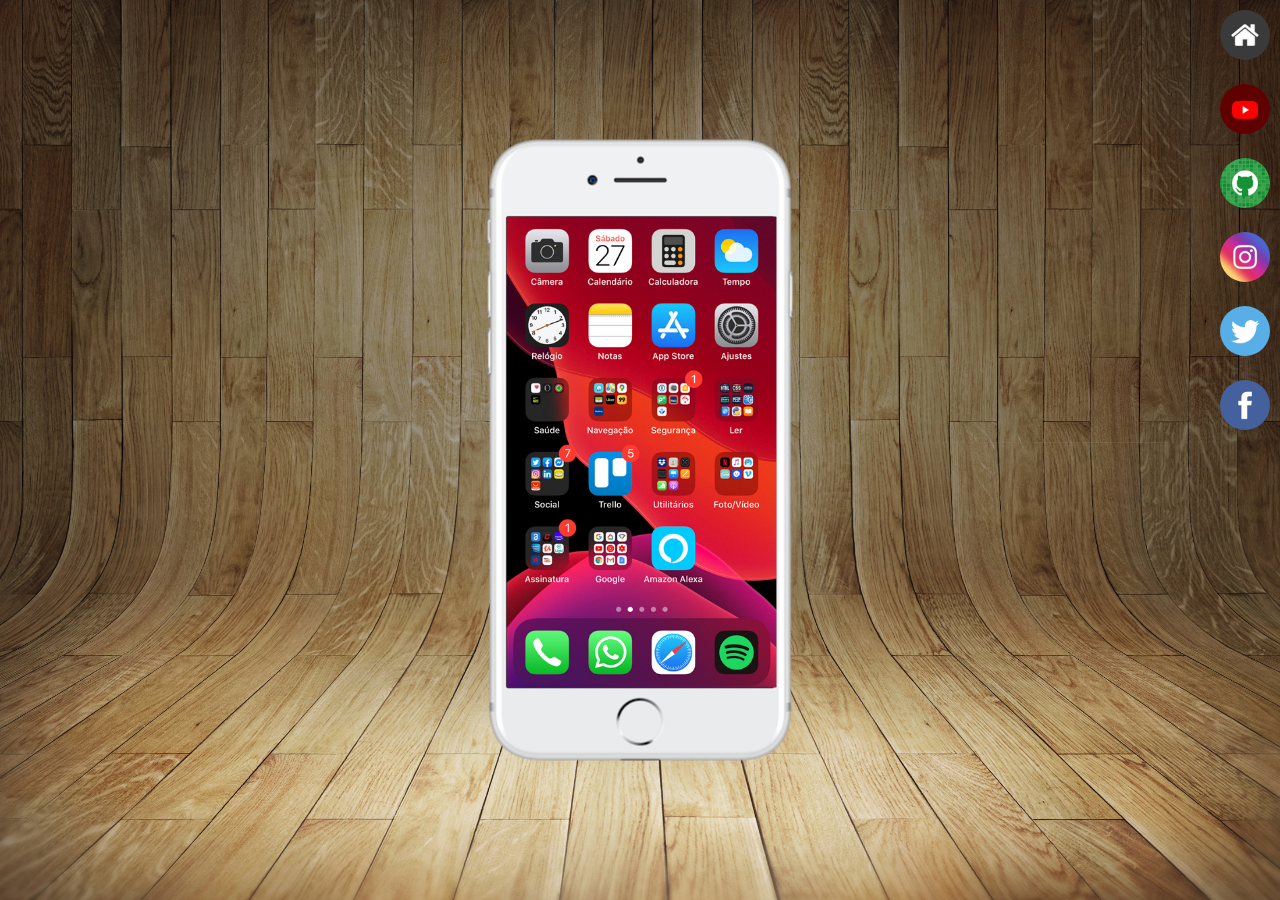
<file: index.html>
<!DOCTYPE html>
<html lang="pt-br">
<head>
    <meta charset="UTF-8">
    <meta name="viewport" content="width=device-width, initial-scale=1.0">
    <link rel="shortcut icon" href="favicon.ico" type="image/x-icon">
    <link rel="stylesheet" href="estilos/style.css">
    <title>Projeto Redes Sociais</title>
</head>
<body>
    <main>
        <section id="telefone">
            <iframe src="home.html" name="tela" id="tela" frameborder="0"></iframe>
        </section>
        <section id="redes-sociais">
            <a href="home.html" target="tela"><img src="imagens/imagens/logo-home.jpg" alt="home"></a><br>
            <a href="youtube.html" target="tela"><img src="imagens/imagens/logo-youtube.jpg" alt="youtube"></a><br>
            <a href="github.html" target="tela"><img src="imagens/imagens/logo-github.jpg" alt="github"></a><br>
            <a href="instagram.html" target="tela"><img src="imagens/imagens/logo-instagram.jpg" alt="instagram"></a><br>
            <a href="twitter.html" target="tela"><img src="imagens/imagens/logo-twitter.jpg" alt="twitter"></a><br>
            <a href="facebook.html" target="tela"><img src="imagens/imagens/logo-facebook.jpg" alt="facebook"></a>
        </section>
    </main>
</body>
</html>
</file>
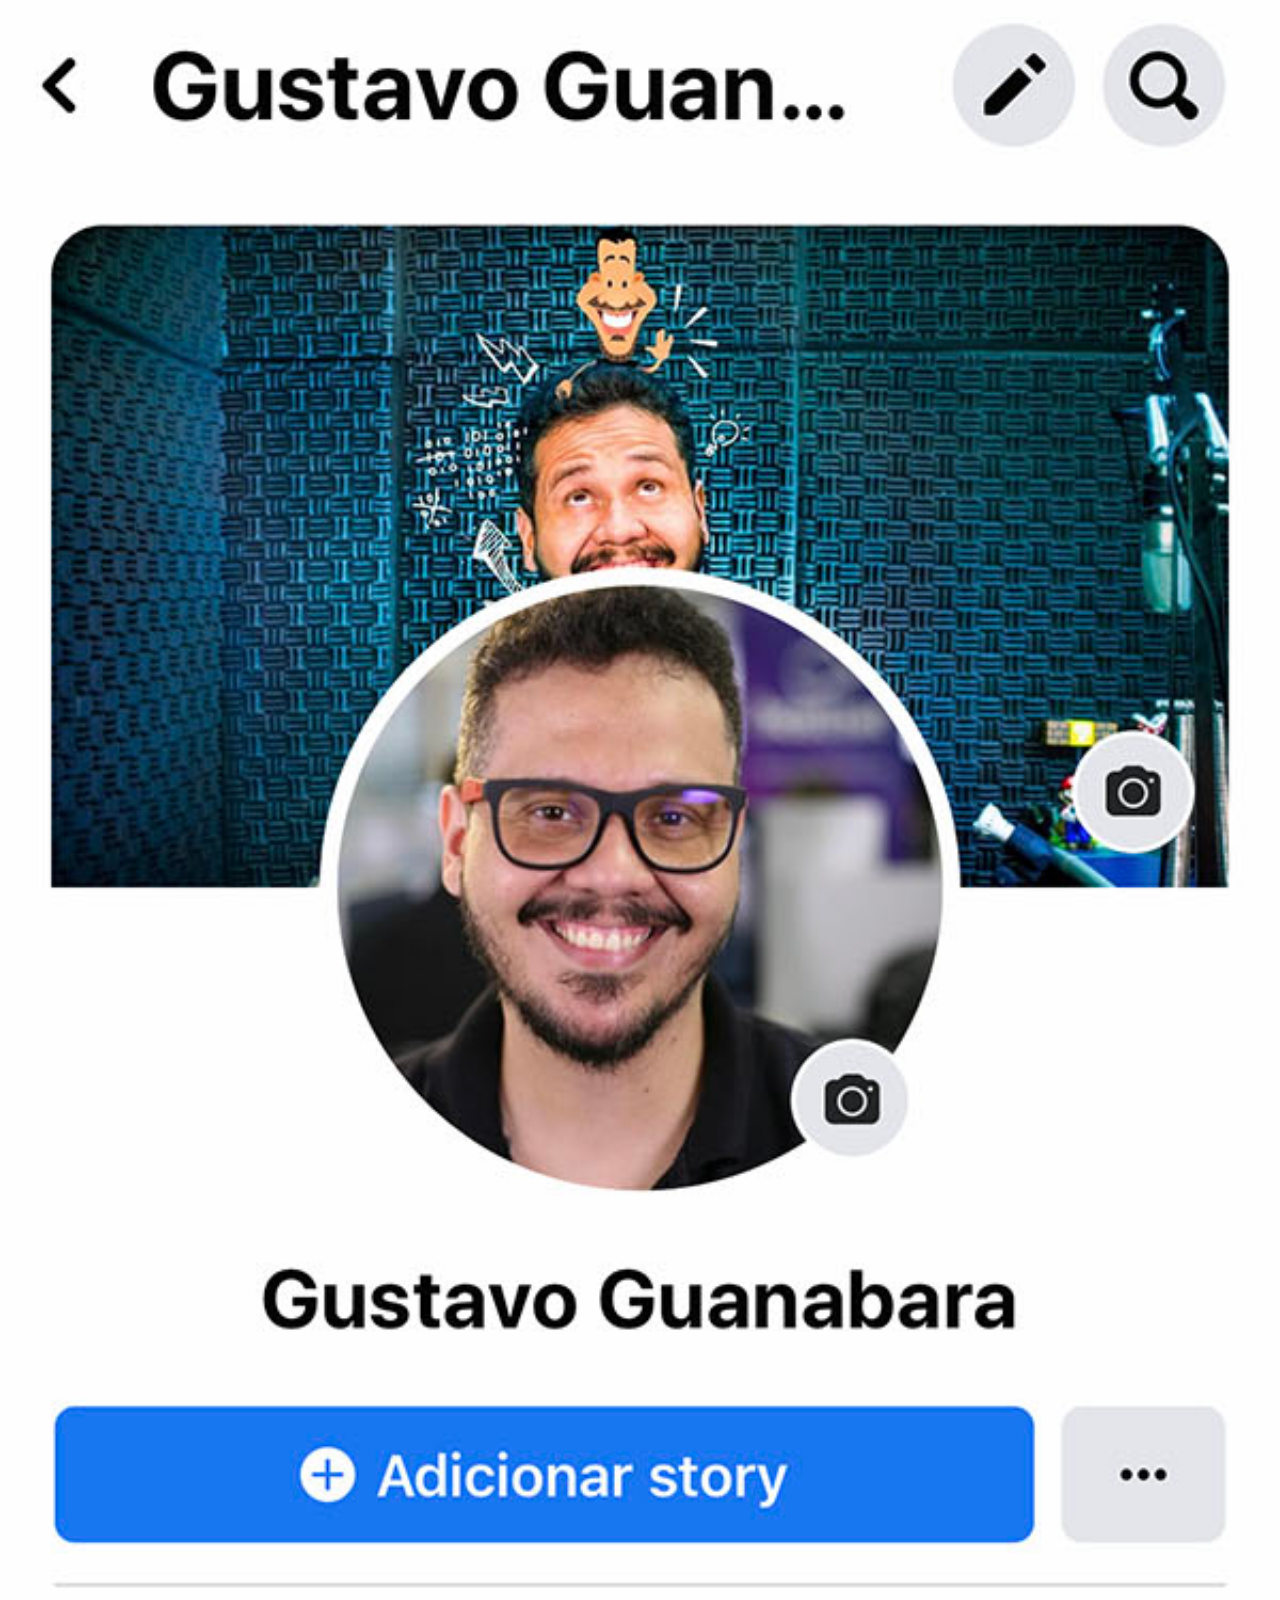
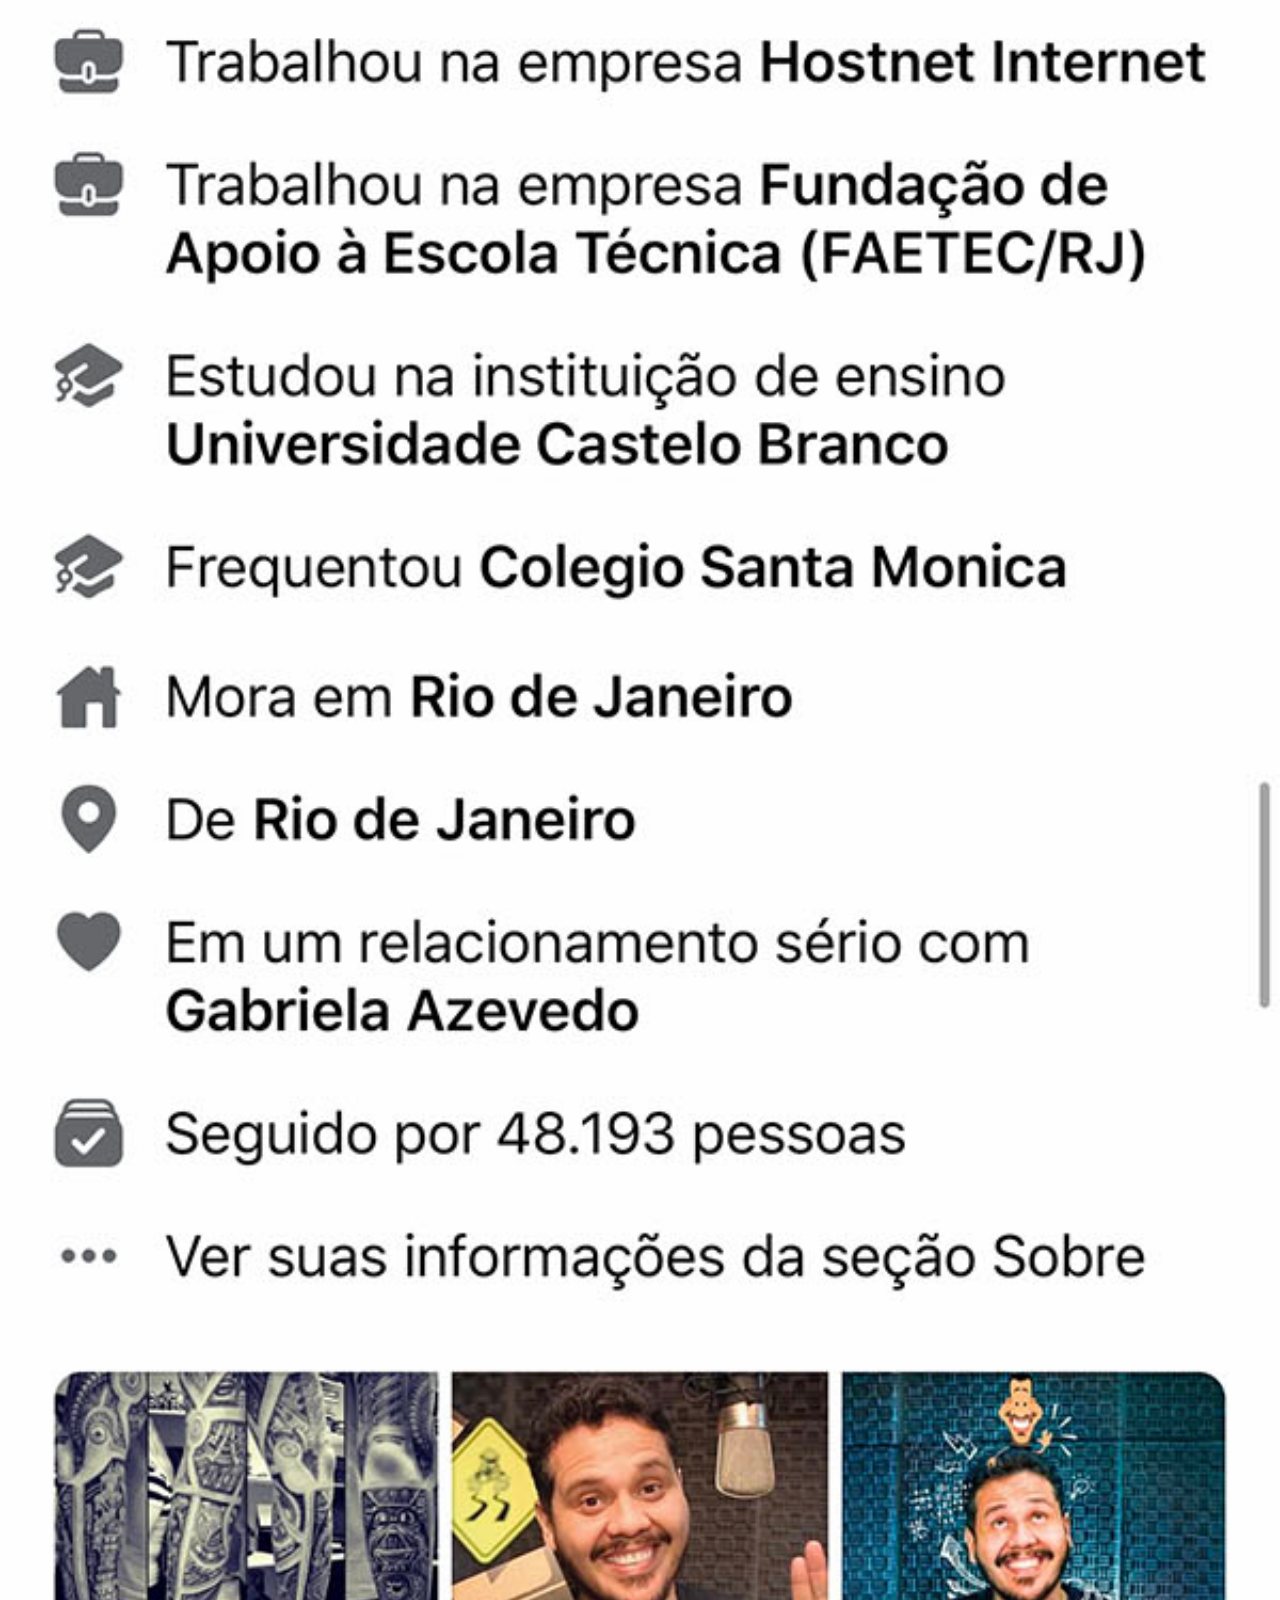
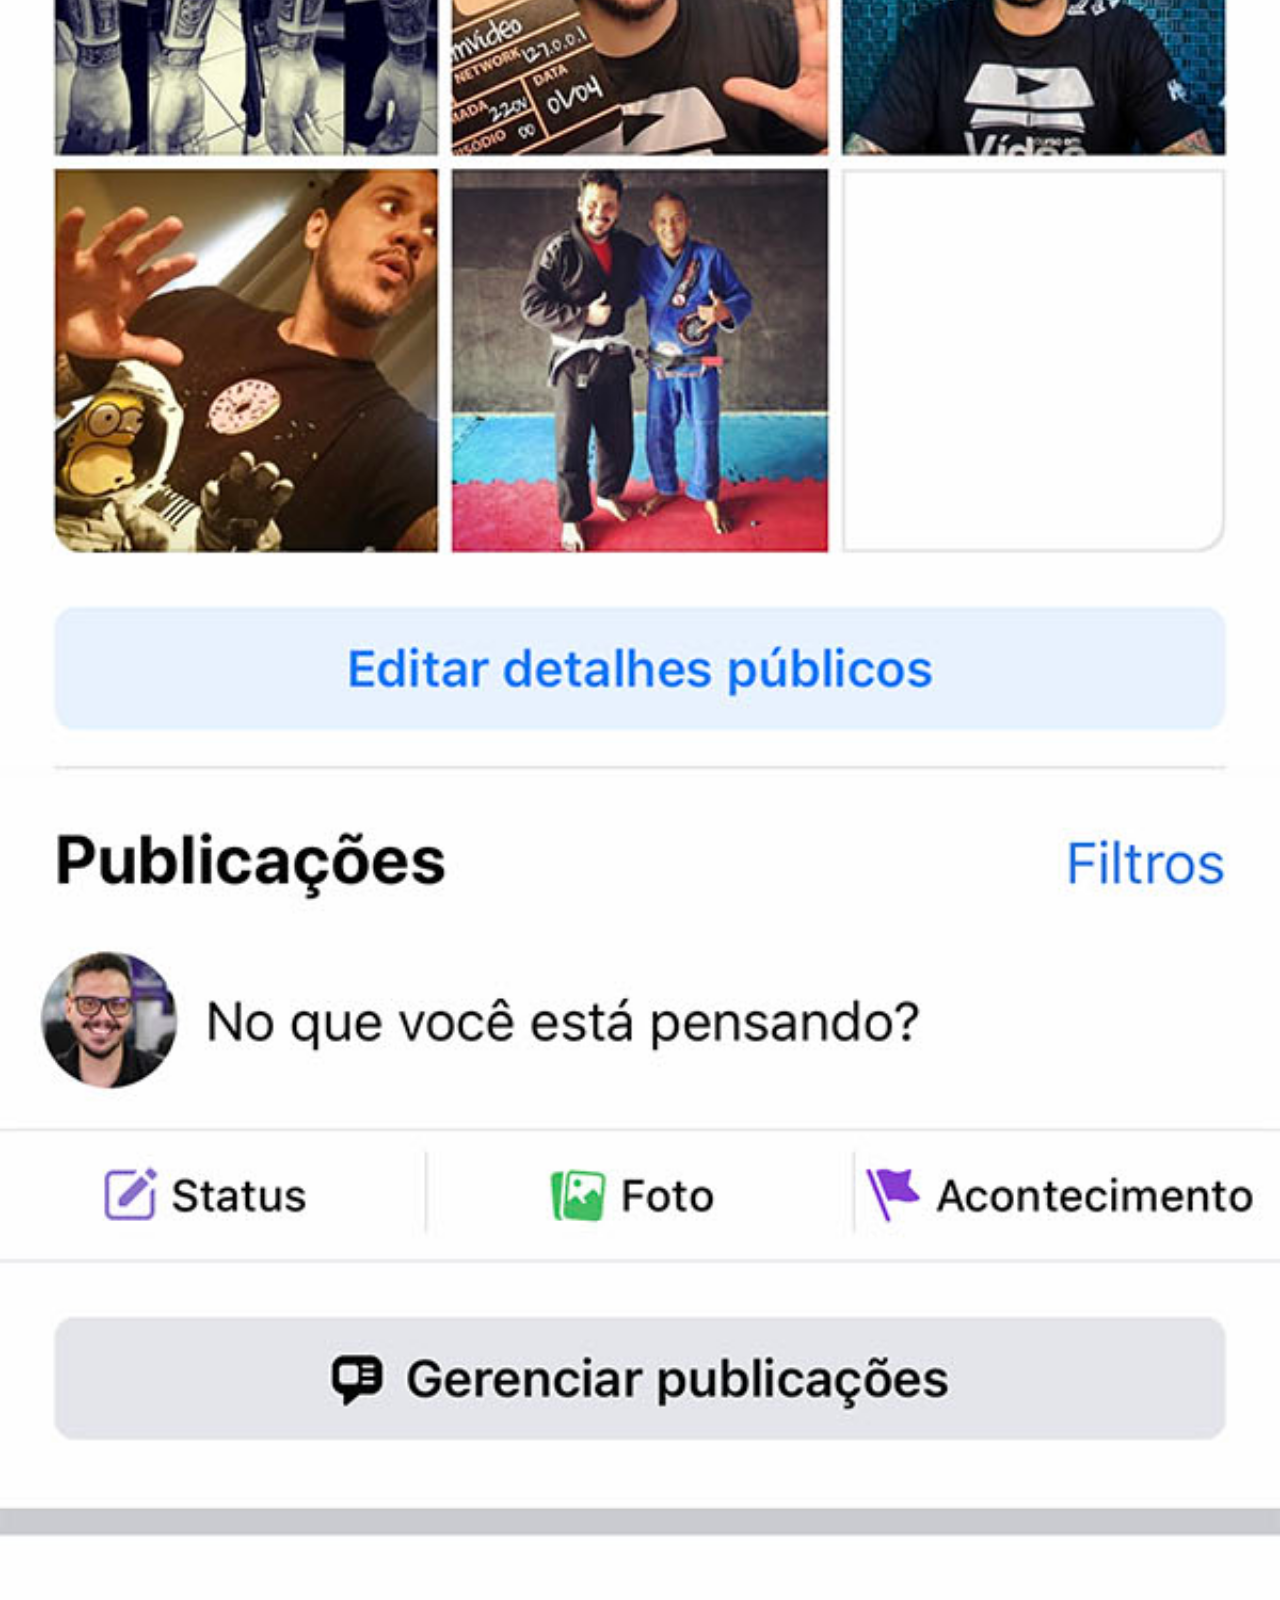
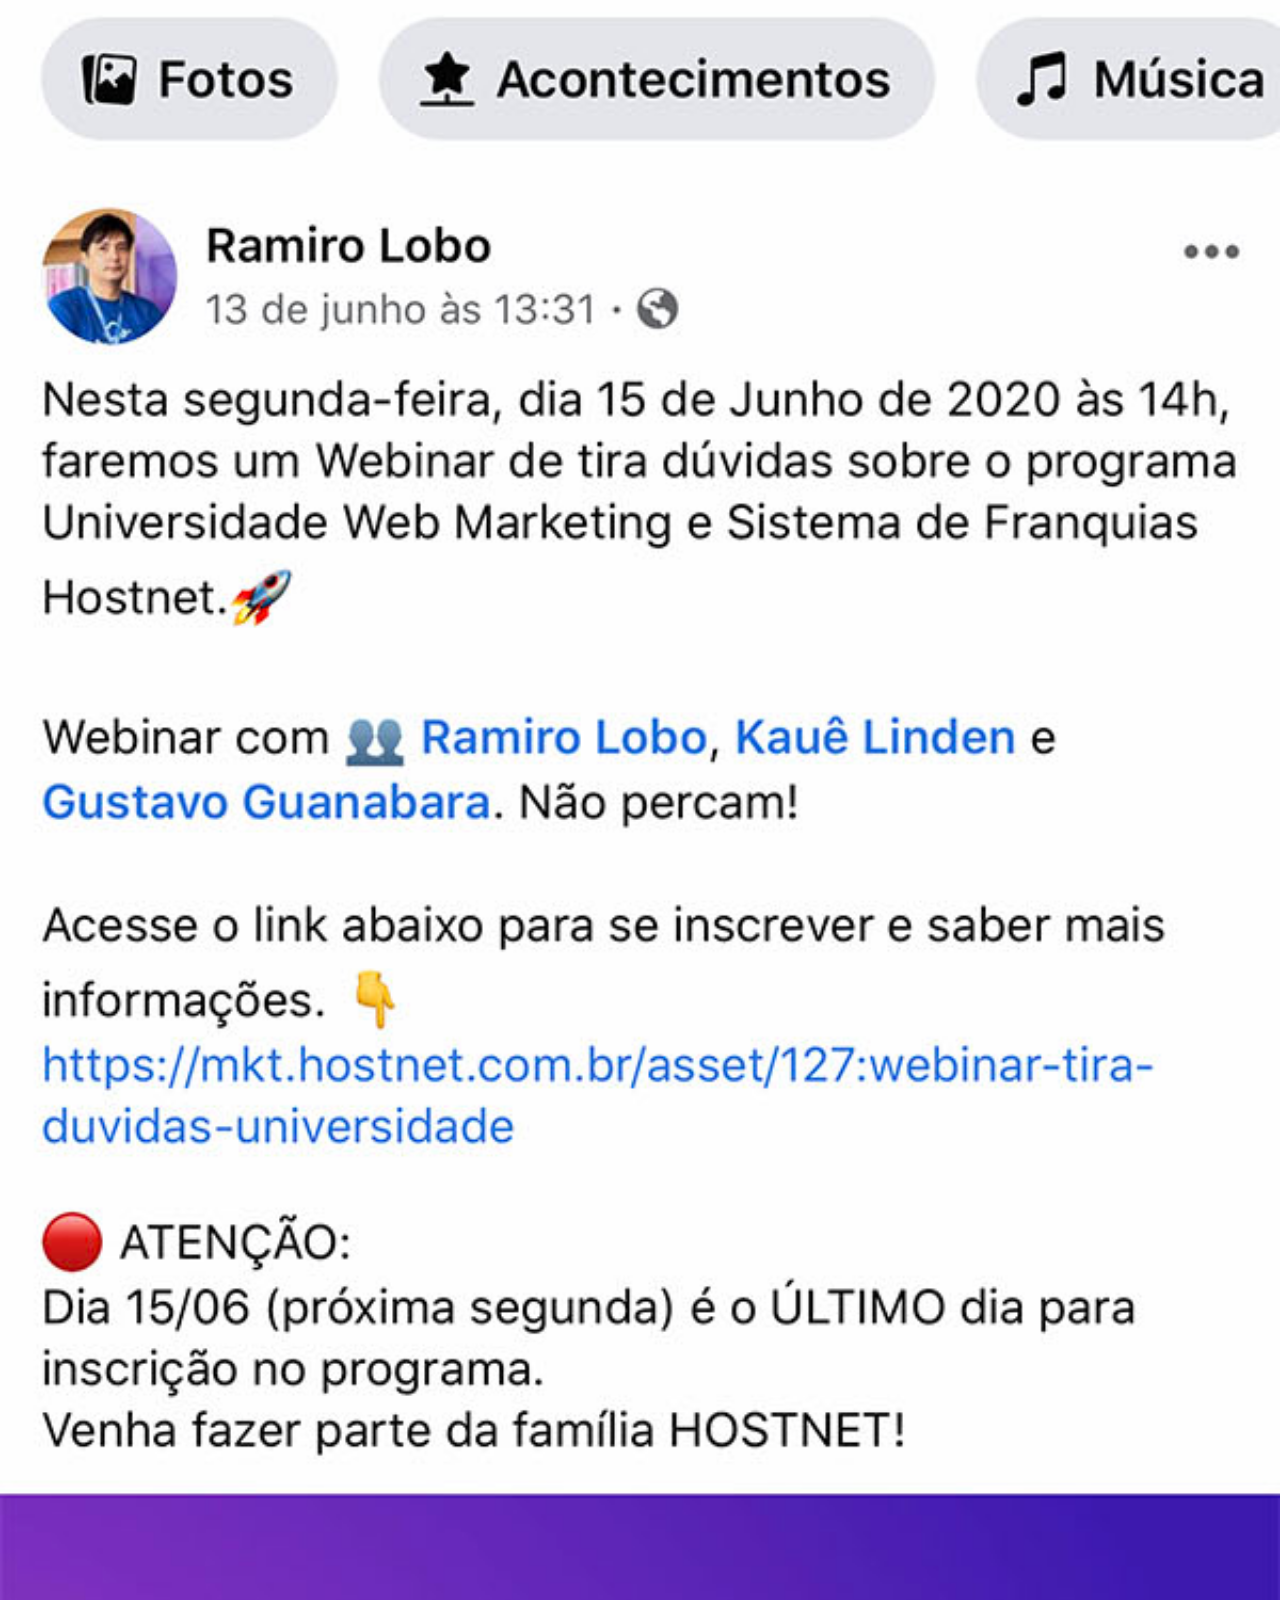
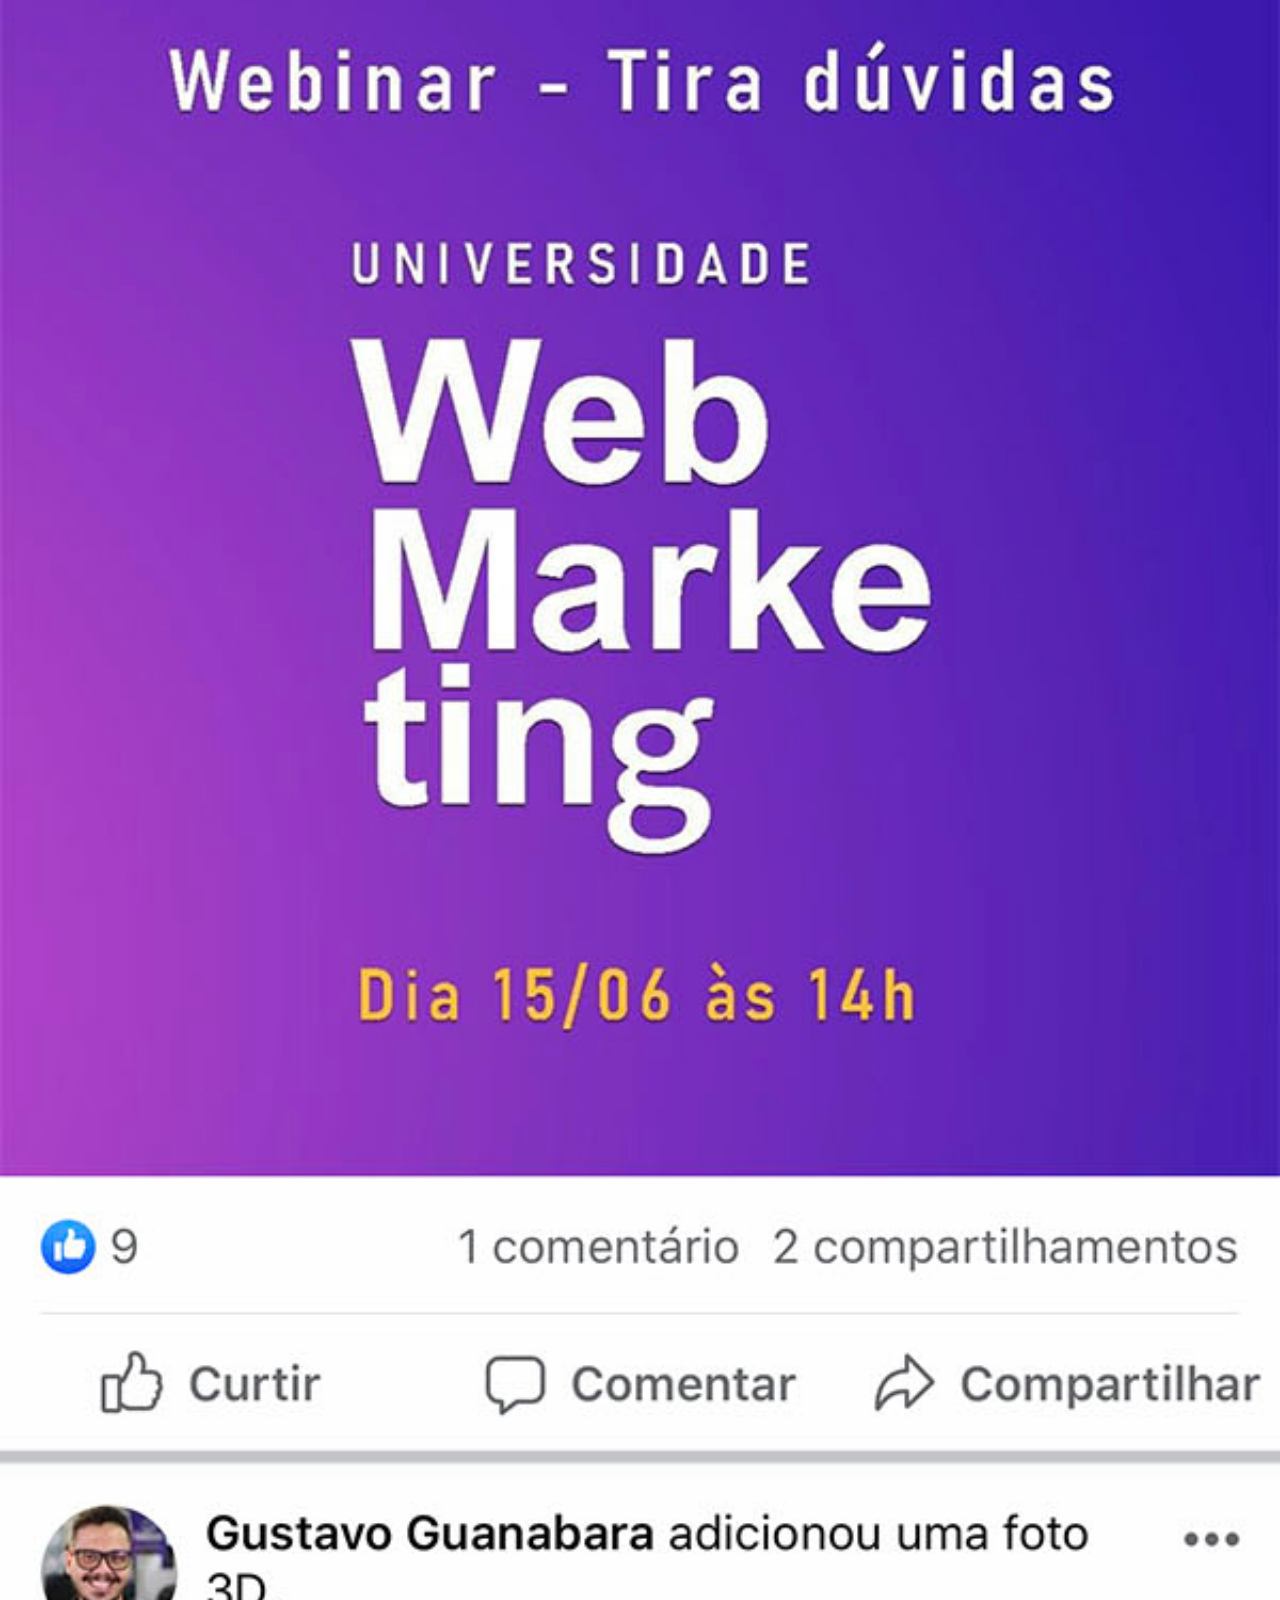
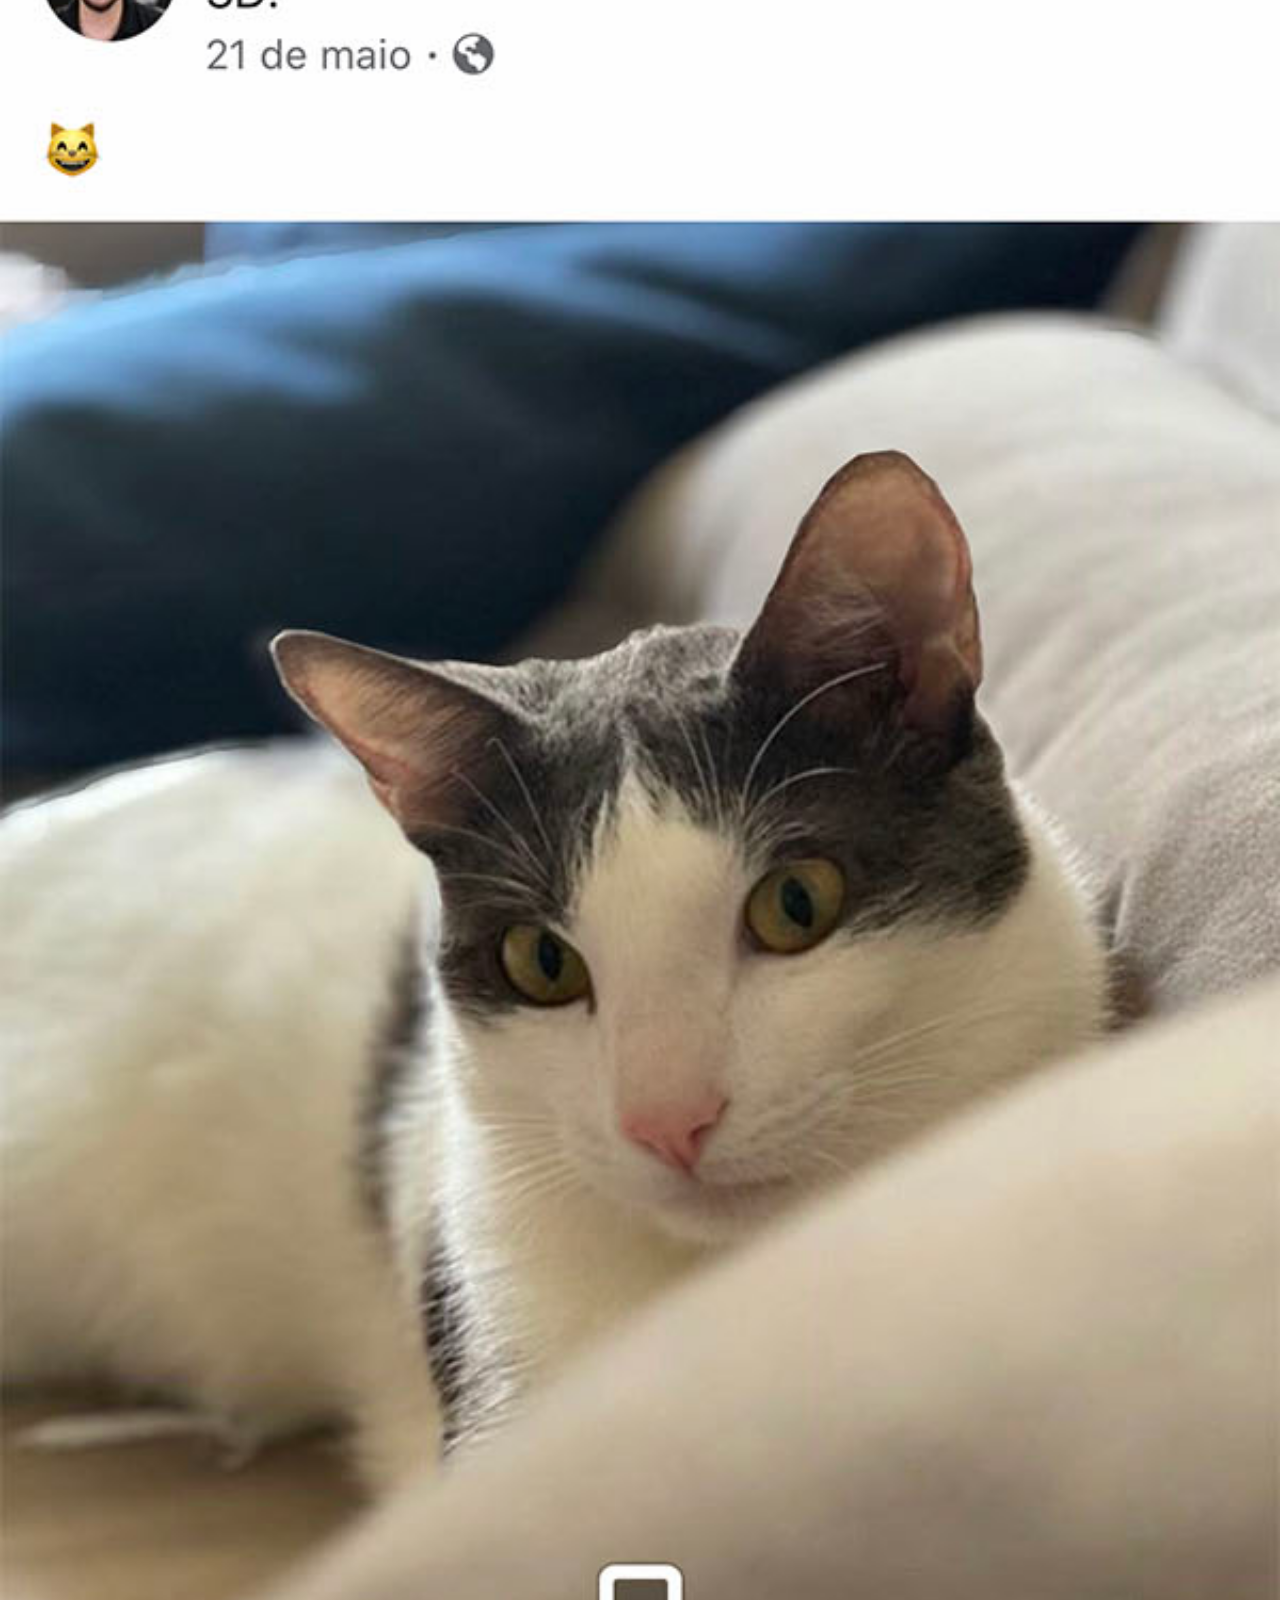
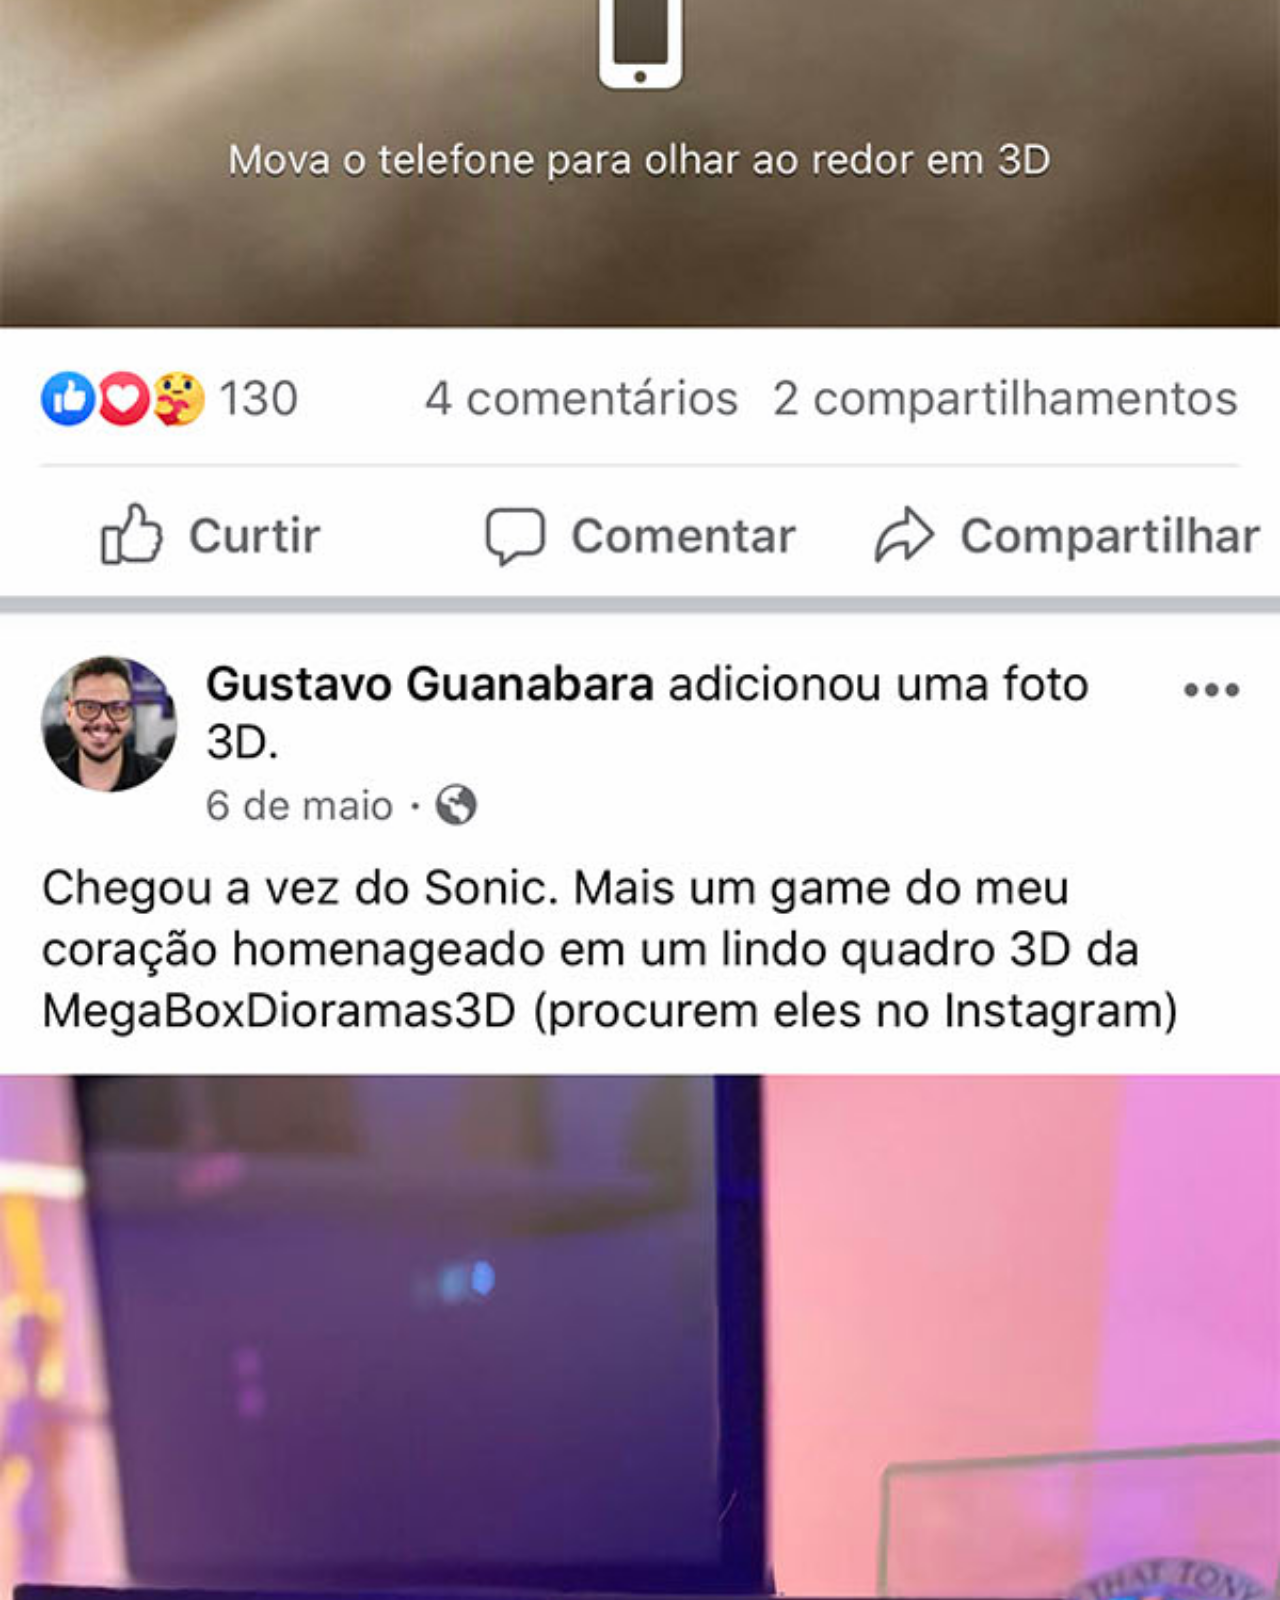
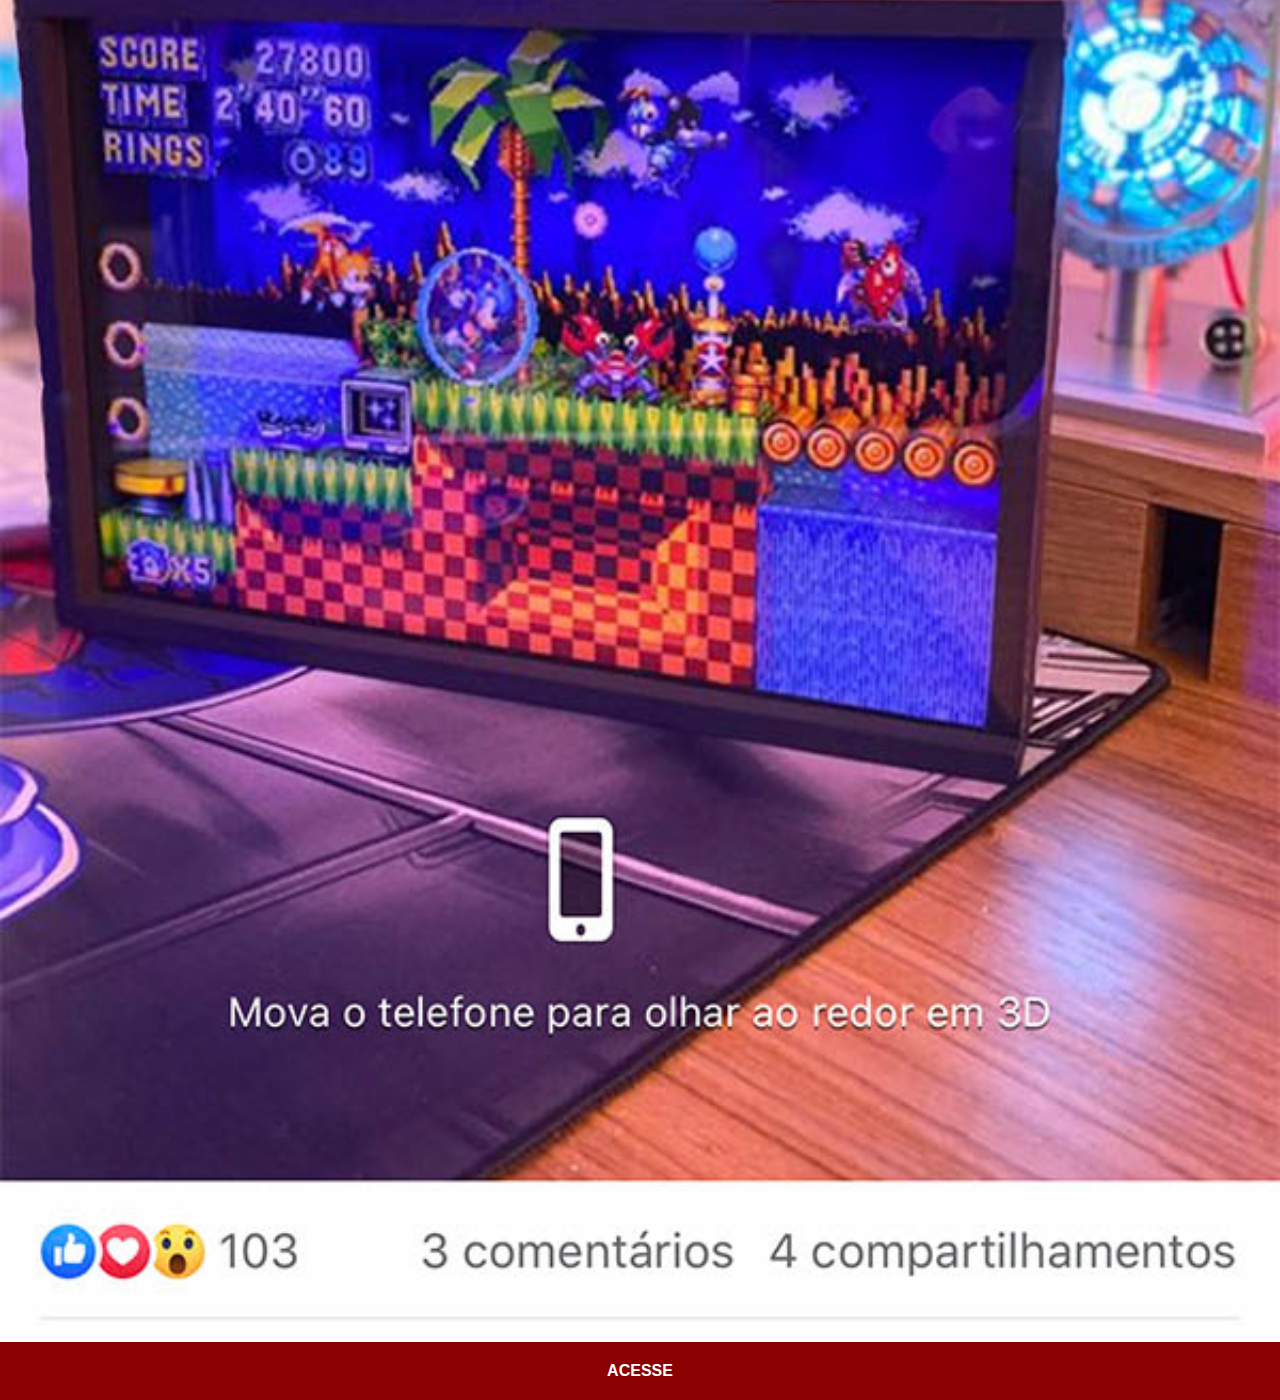
<file: facebook.html>
<!DOCTYPE html>
<html lang="pt-br">
<head>
    <meta charset="UTF-8">
    <meta name="viewport" content="width=device-width, initial-scale=1.0">
    <link rel="stylesheet" href="estilos/social.css">
    <title>Facebook</title>
</head>
<body>
    <img src="imagens/imagens/tela-facebook.jpg" alt="Facebook">
    <a href="https://www.facebook.com/gustavoguanabara" target="_blank">ACESSE</a>
</body>
</html>
</file>
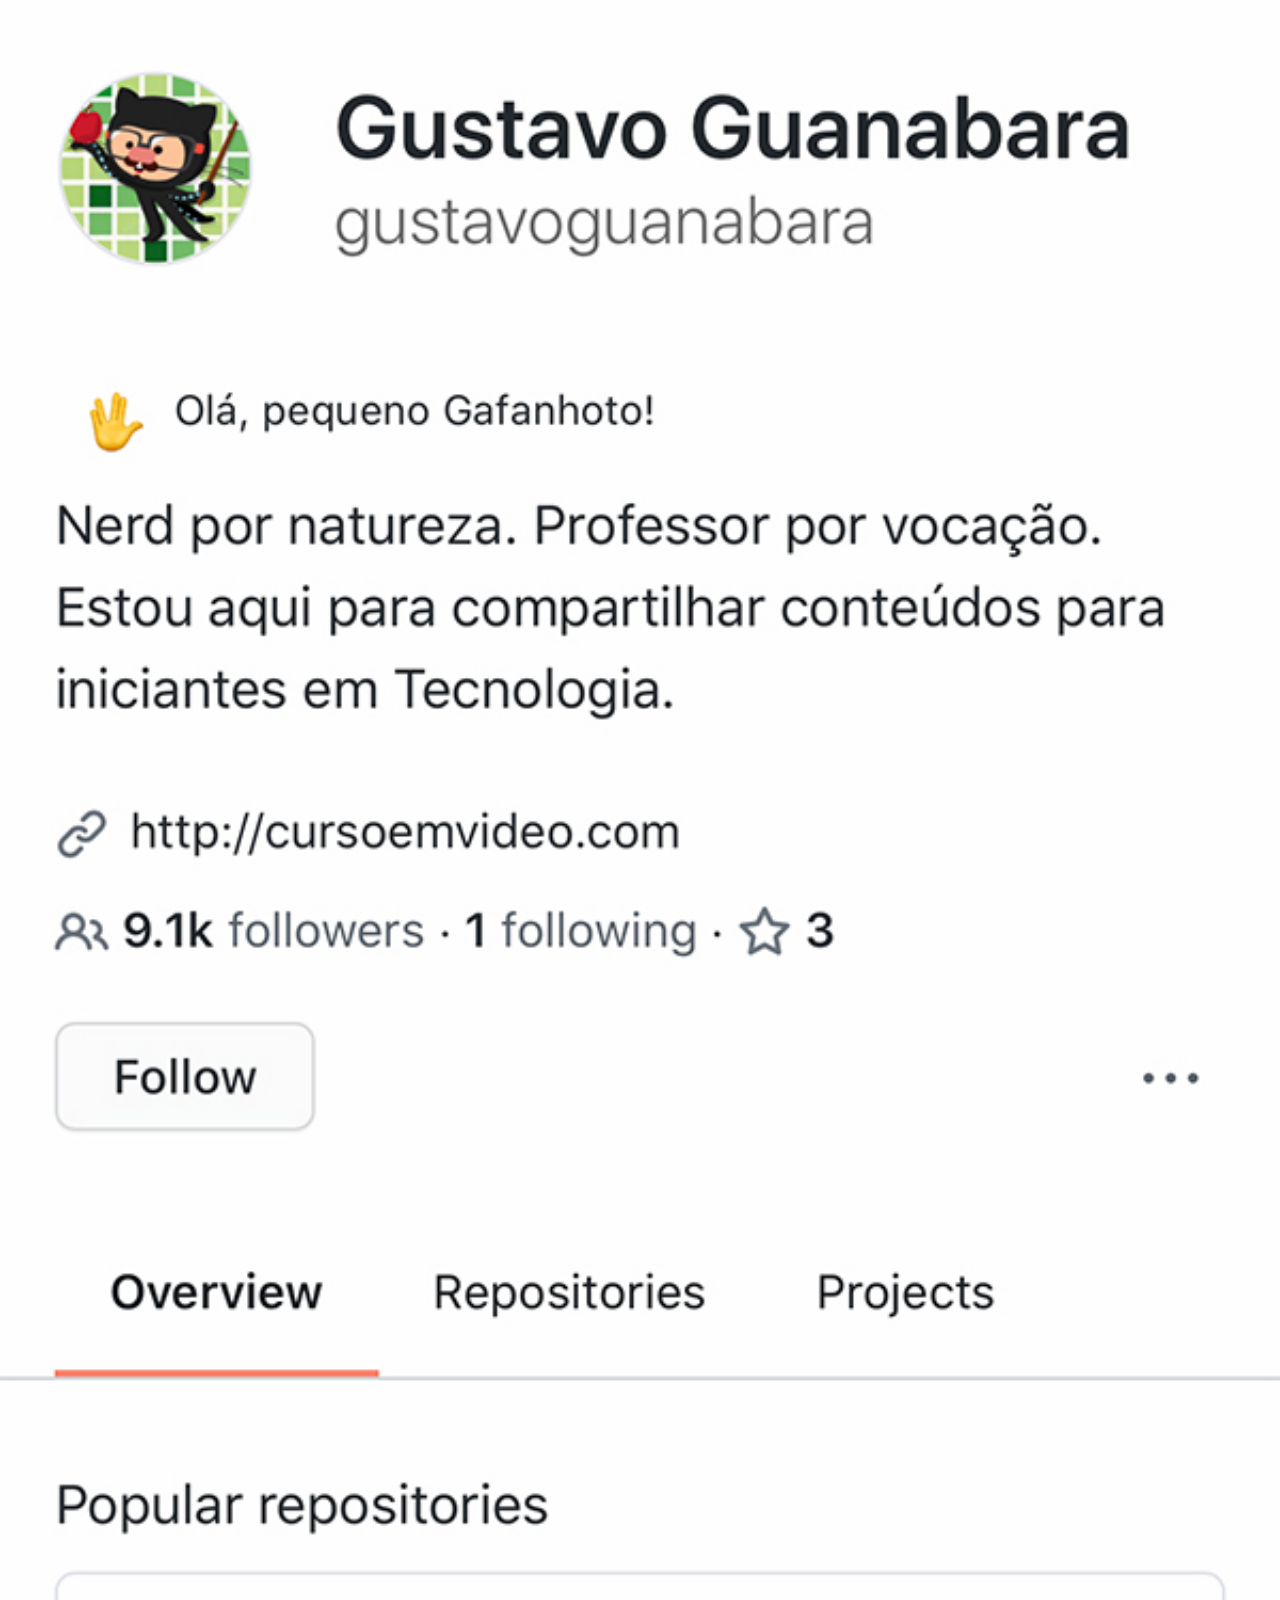
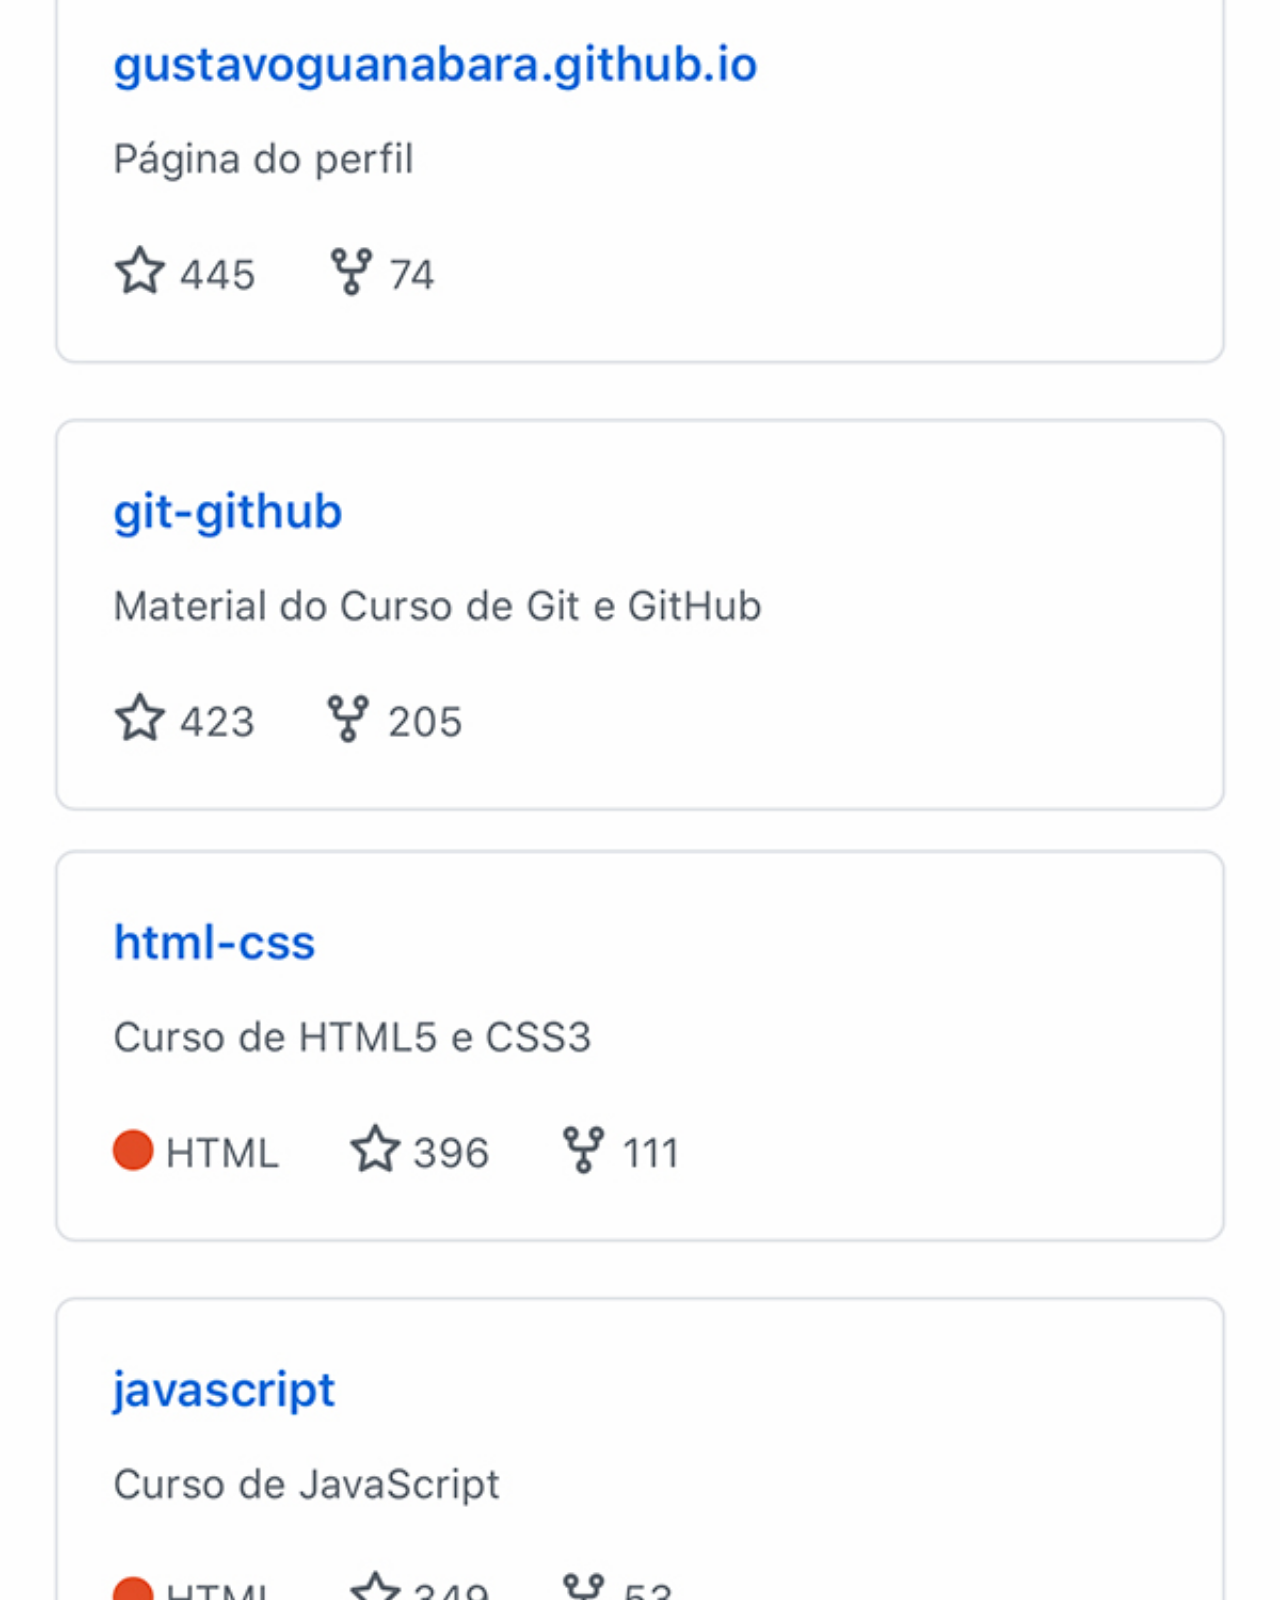
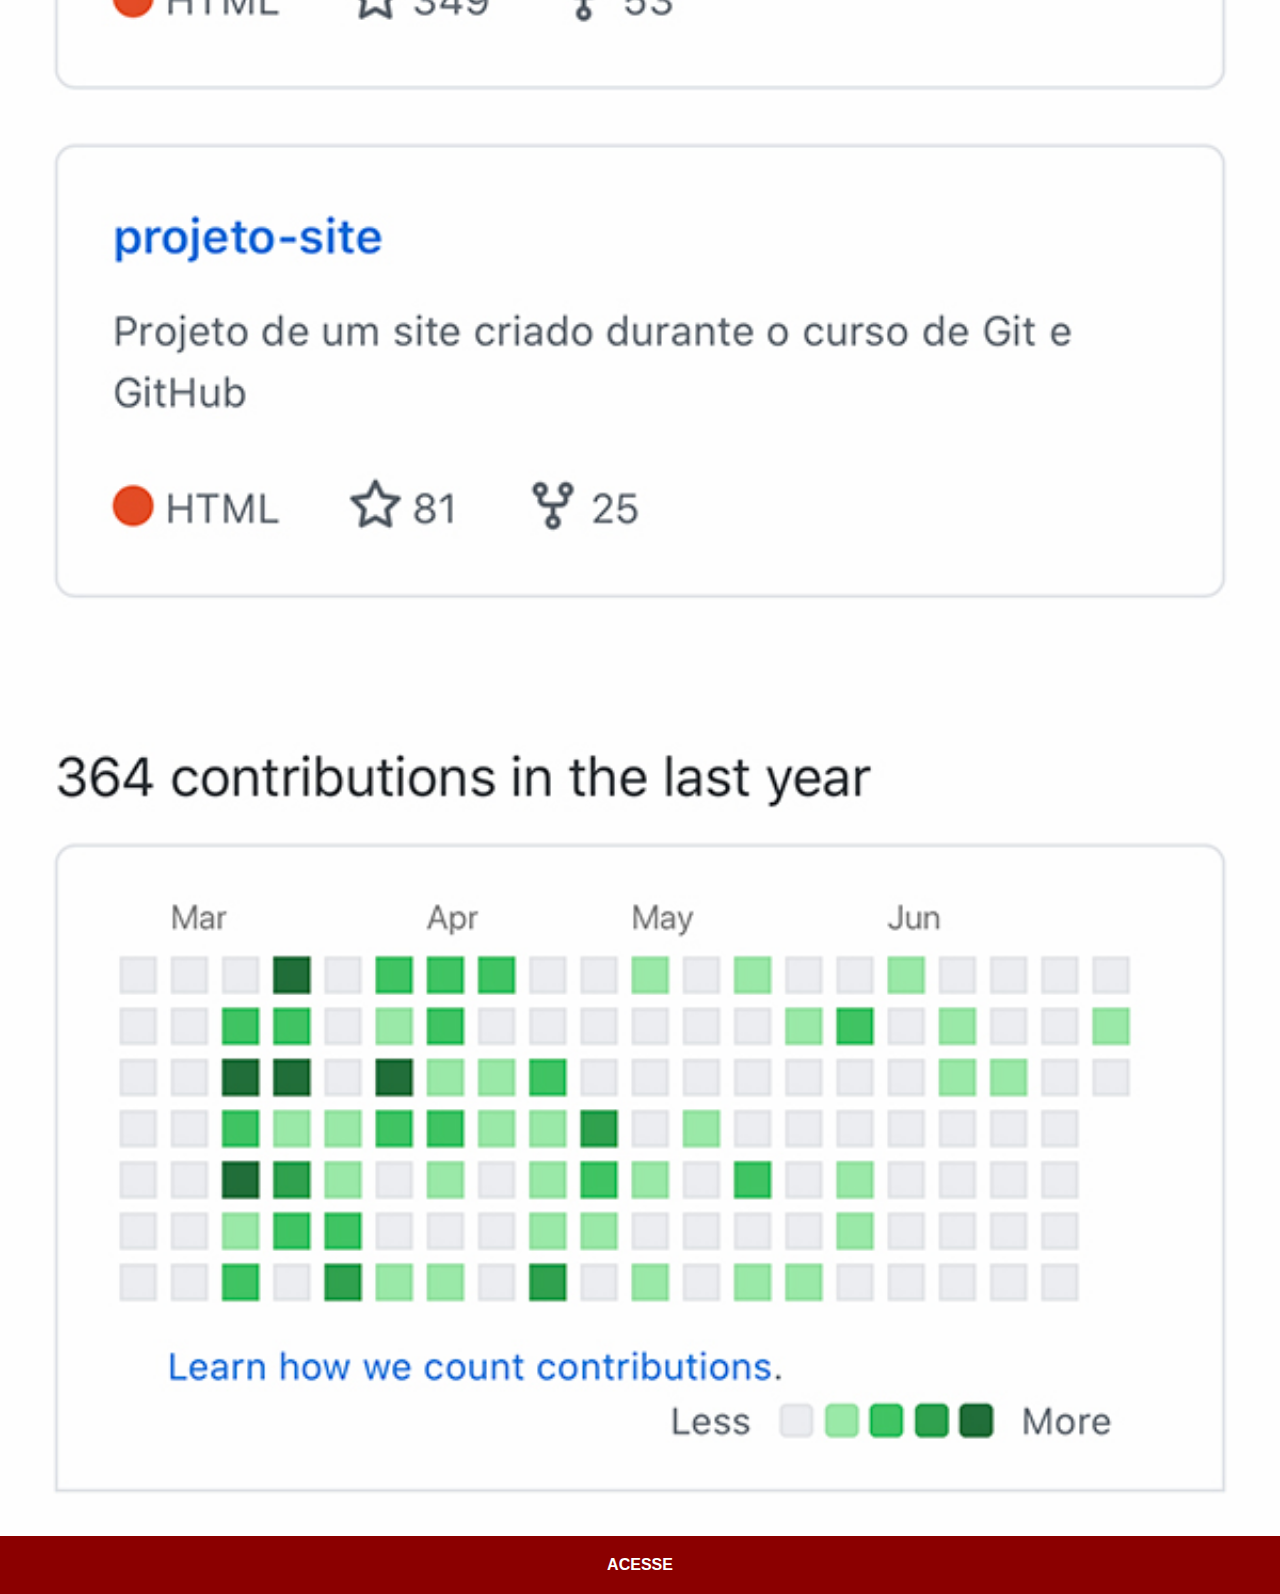
<file: github.html>
<!DOCTYPE html>
<html lang="pt-br">
<head>
    <meta charset="UTF-8">
    <meta name="viewport" content="width=device-width, initial-scale=1.0">
    <link rel="stylesheet" href="estilos/social.css">
    <title>GitHub</title>
</head>
<body>
    <img src="imagens/imagens/tela-github.jpg" alt="GitHub">
    <a href="https://github.com/gustavoguanabara" target="_blank">ACESSE</a>
</body>
</html>
</file>
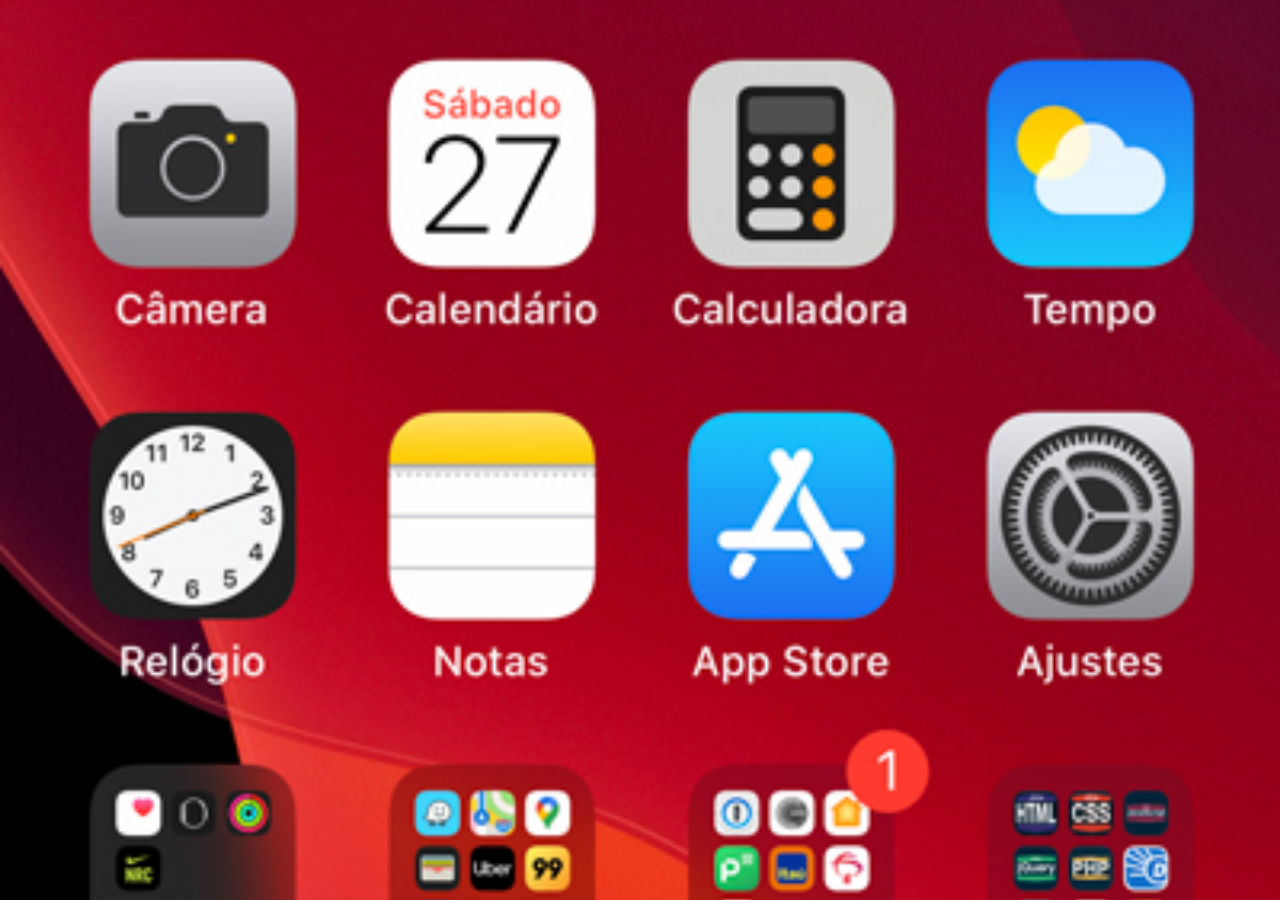
<file: home.html>
<!DOCTYPE html>
<html lang="pt-br">
<head>
    <meta charset="UTF-8">
    <meta name="viewport" content="width=device-width, initial-scale=1.0">
    <title>Home</title>
</head>
<style>
    * {
        margin: 0px;
        padding: 0px;
    }

    body {
        width: 100vw;
        height: 100vh;
        background: black url('/imagens/imagens/tela-home.jpg') no-repeat top center;
        background-size: cover;
    }
</style>
<body>
    
</body>
</html>
</file>
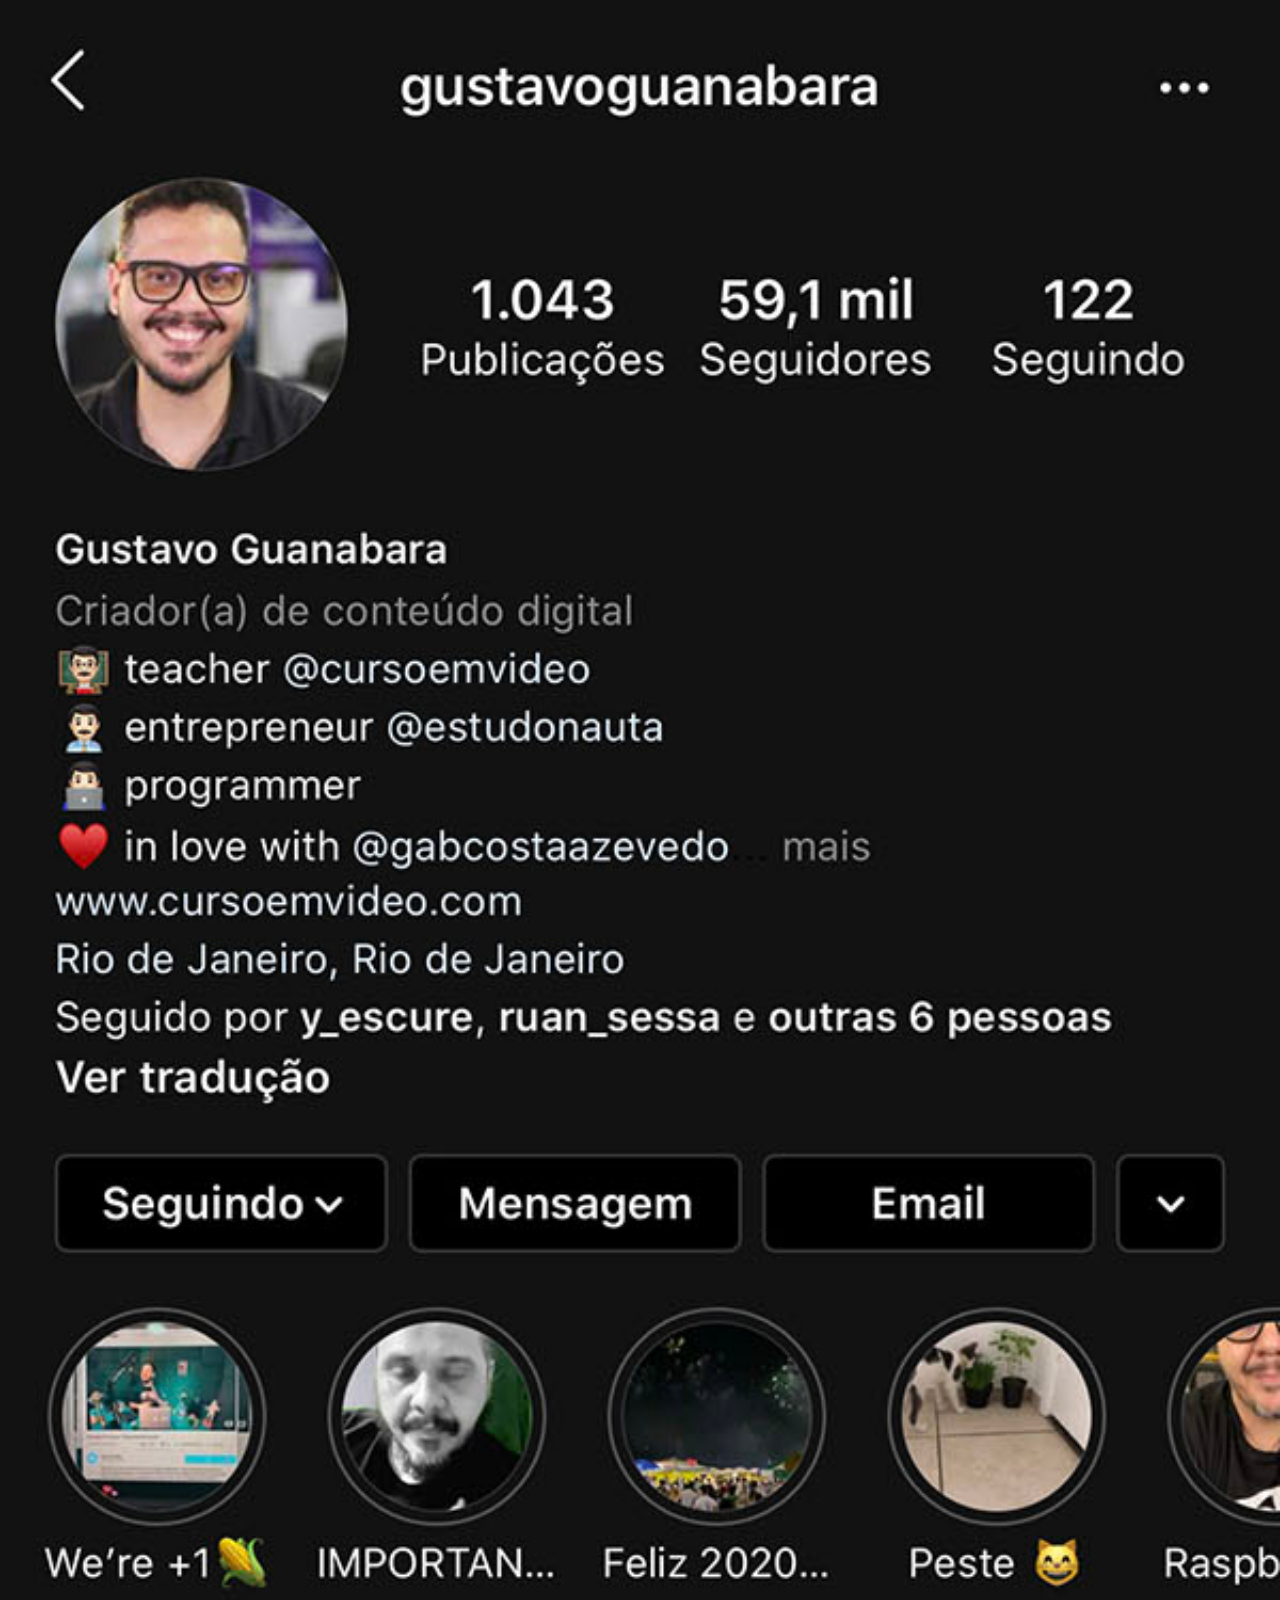
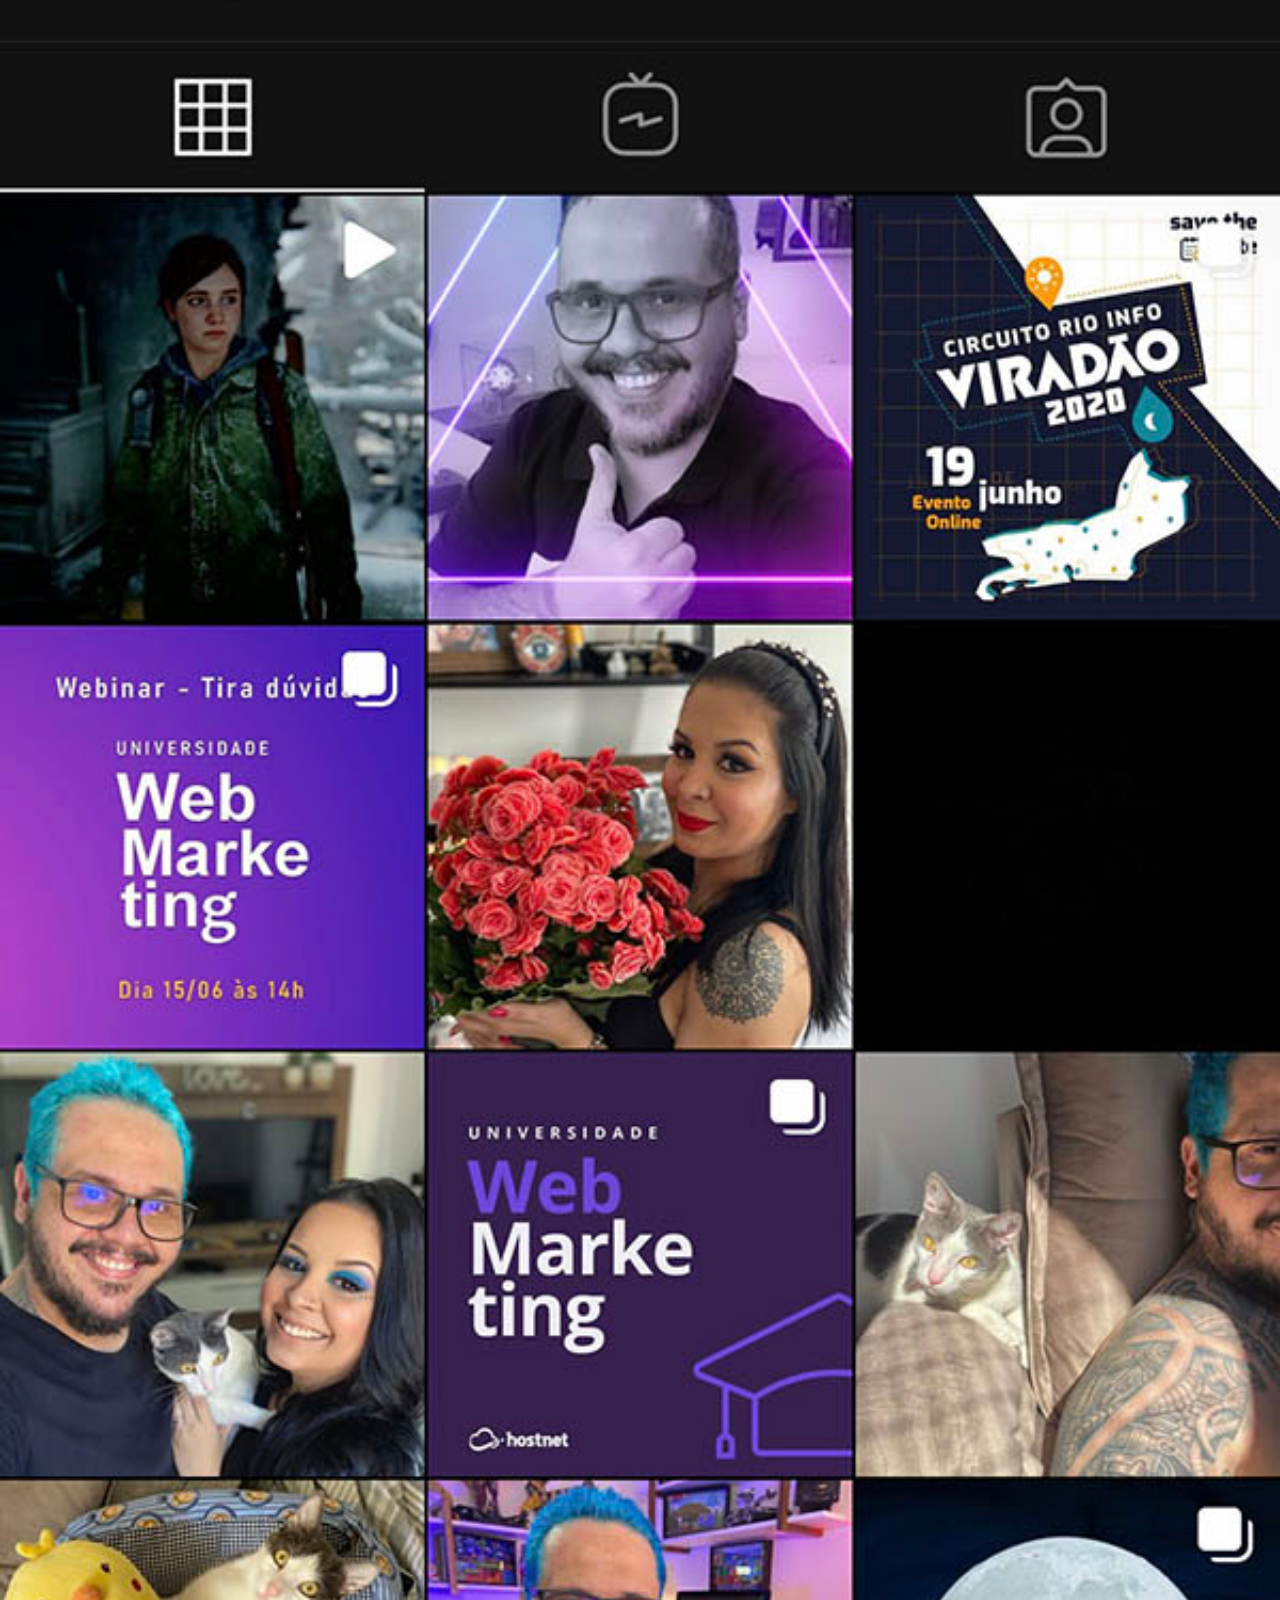
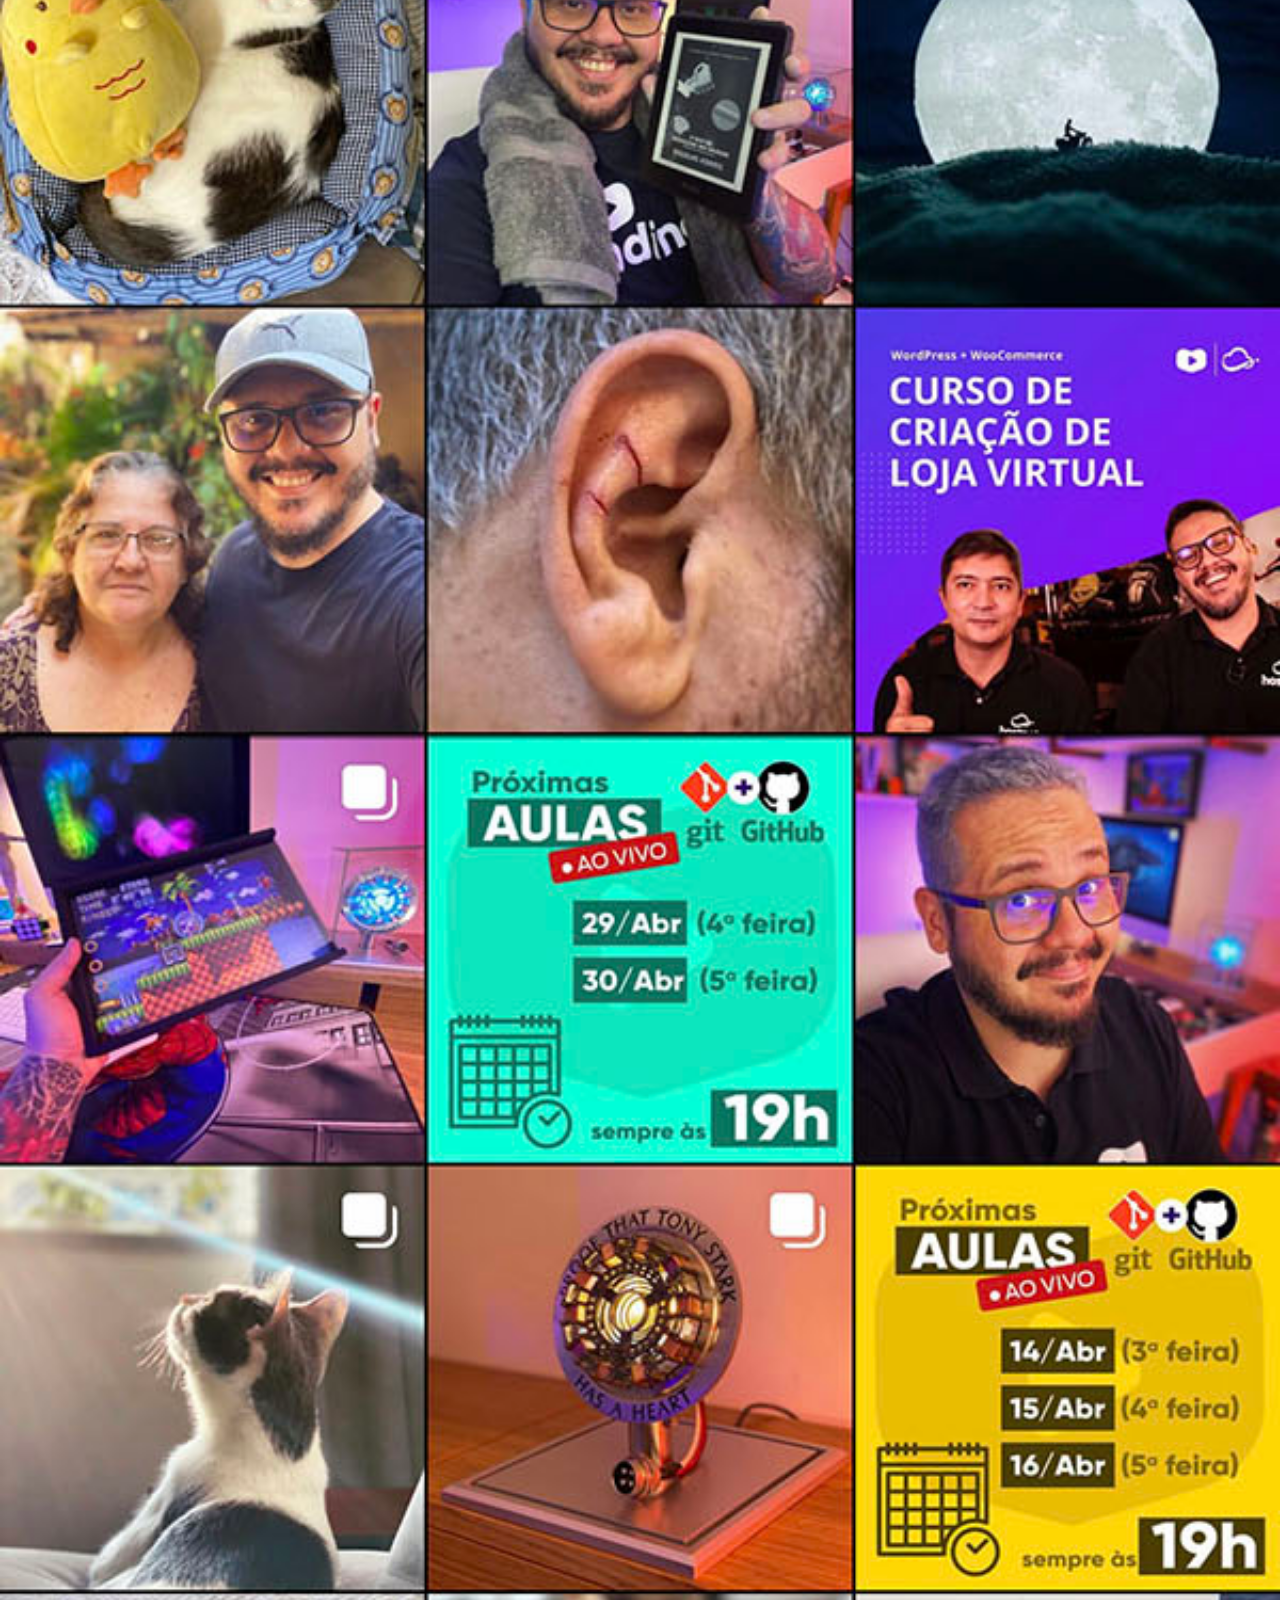
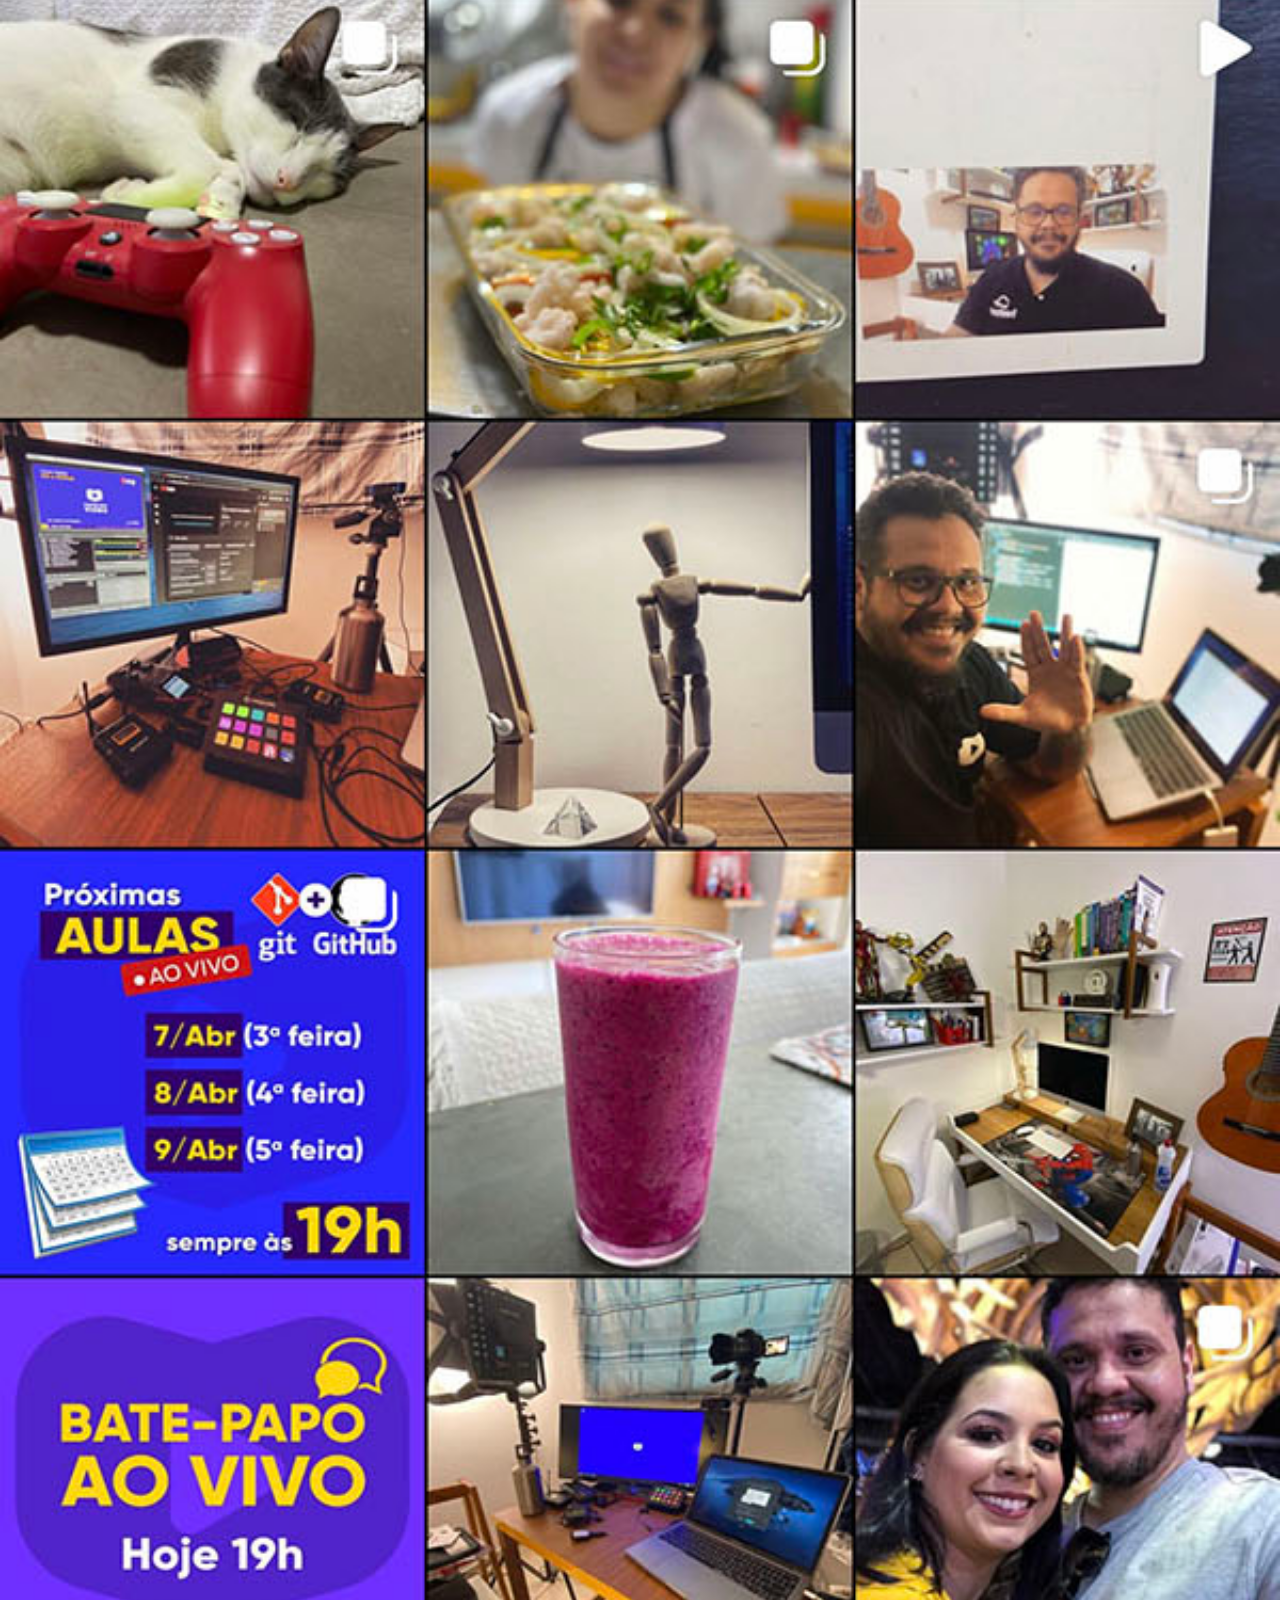
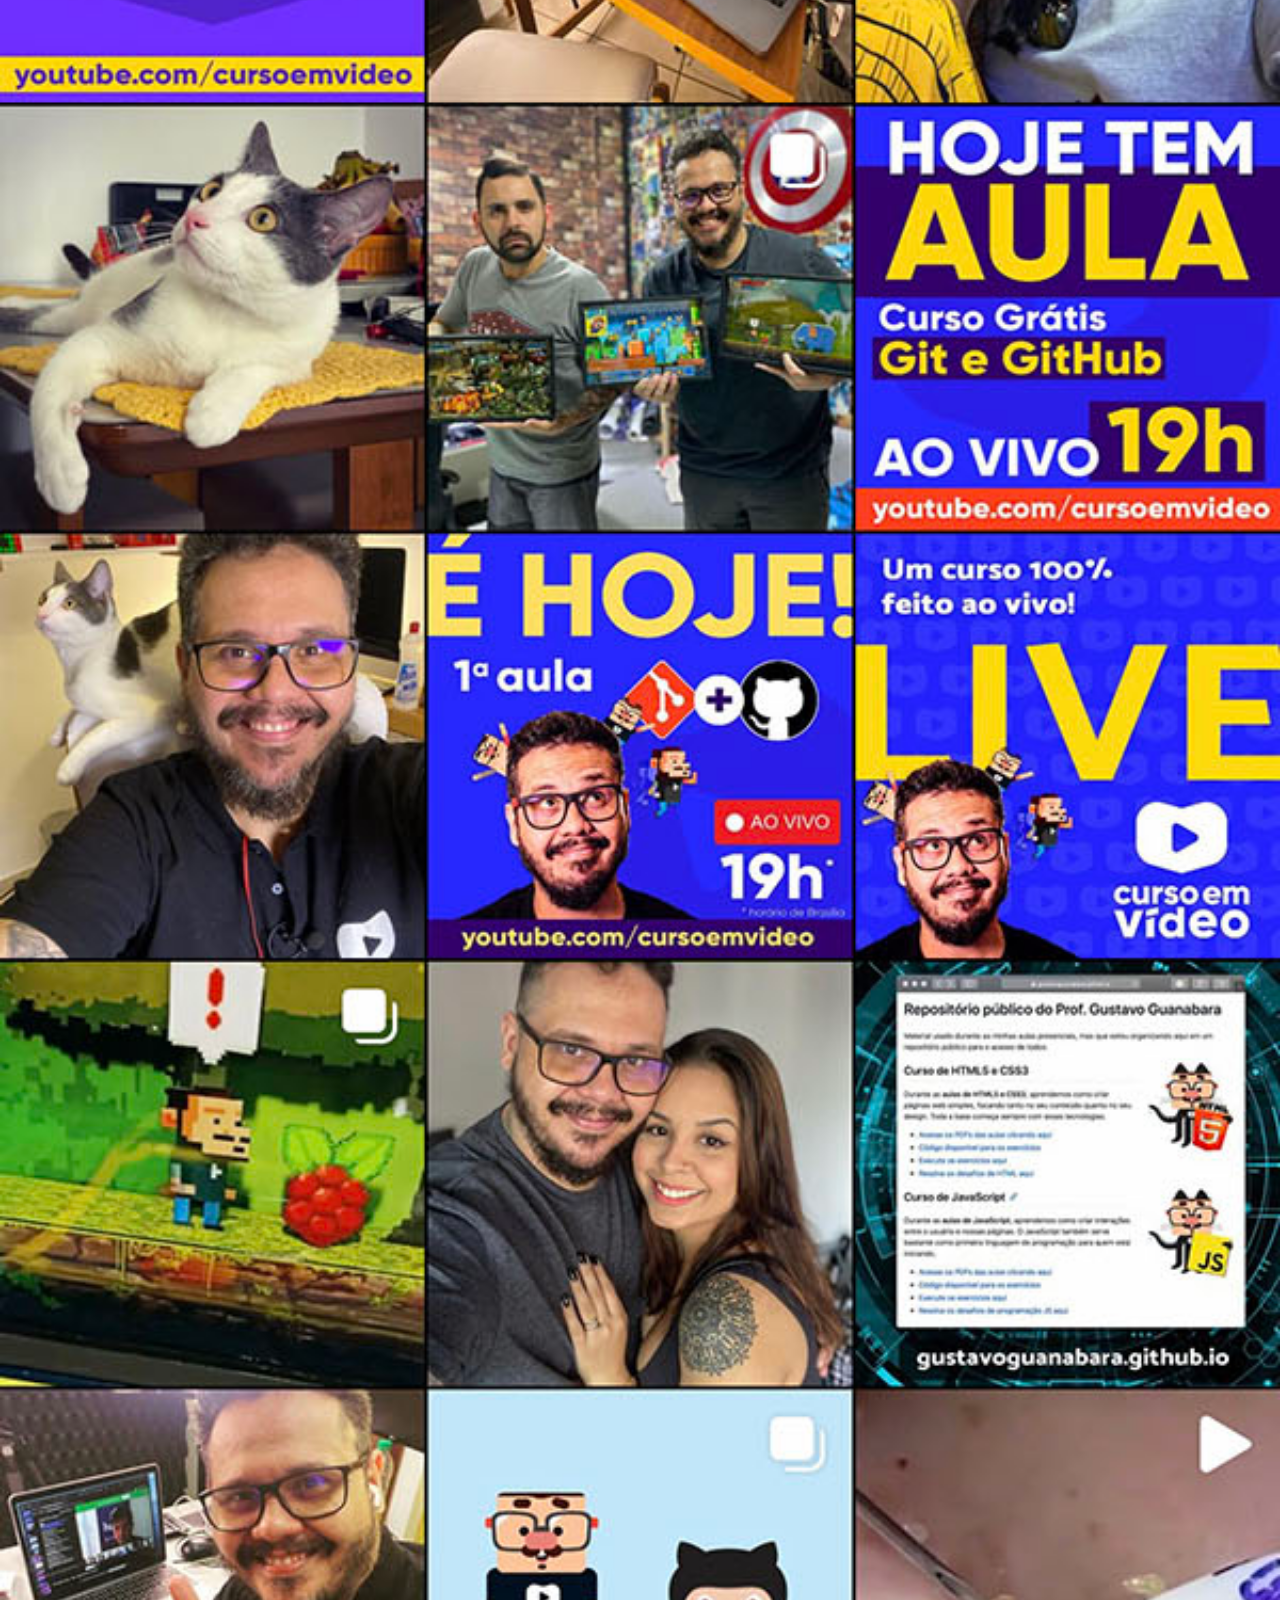
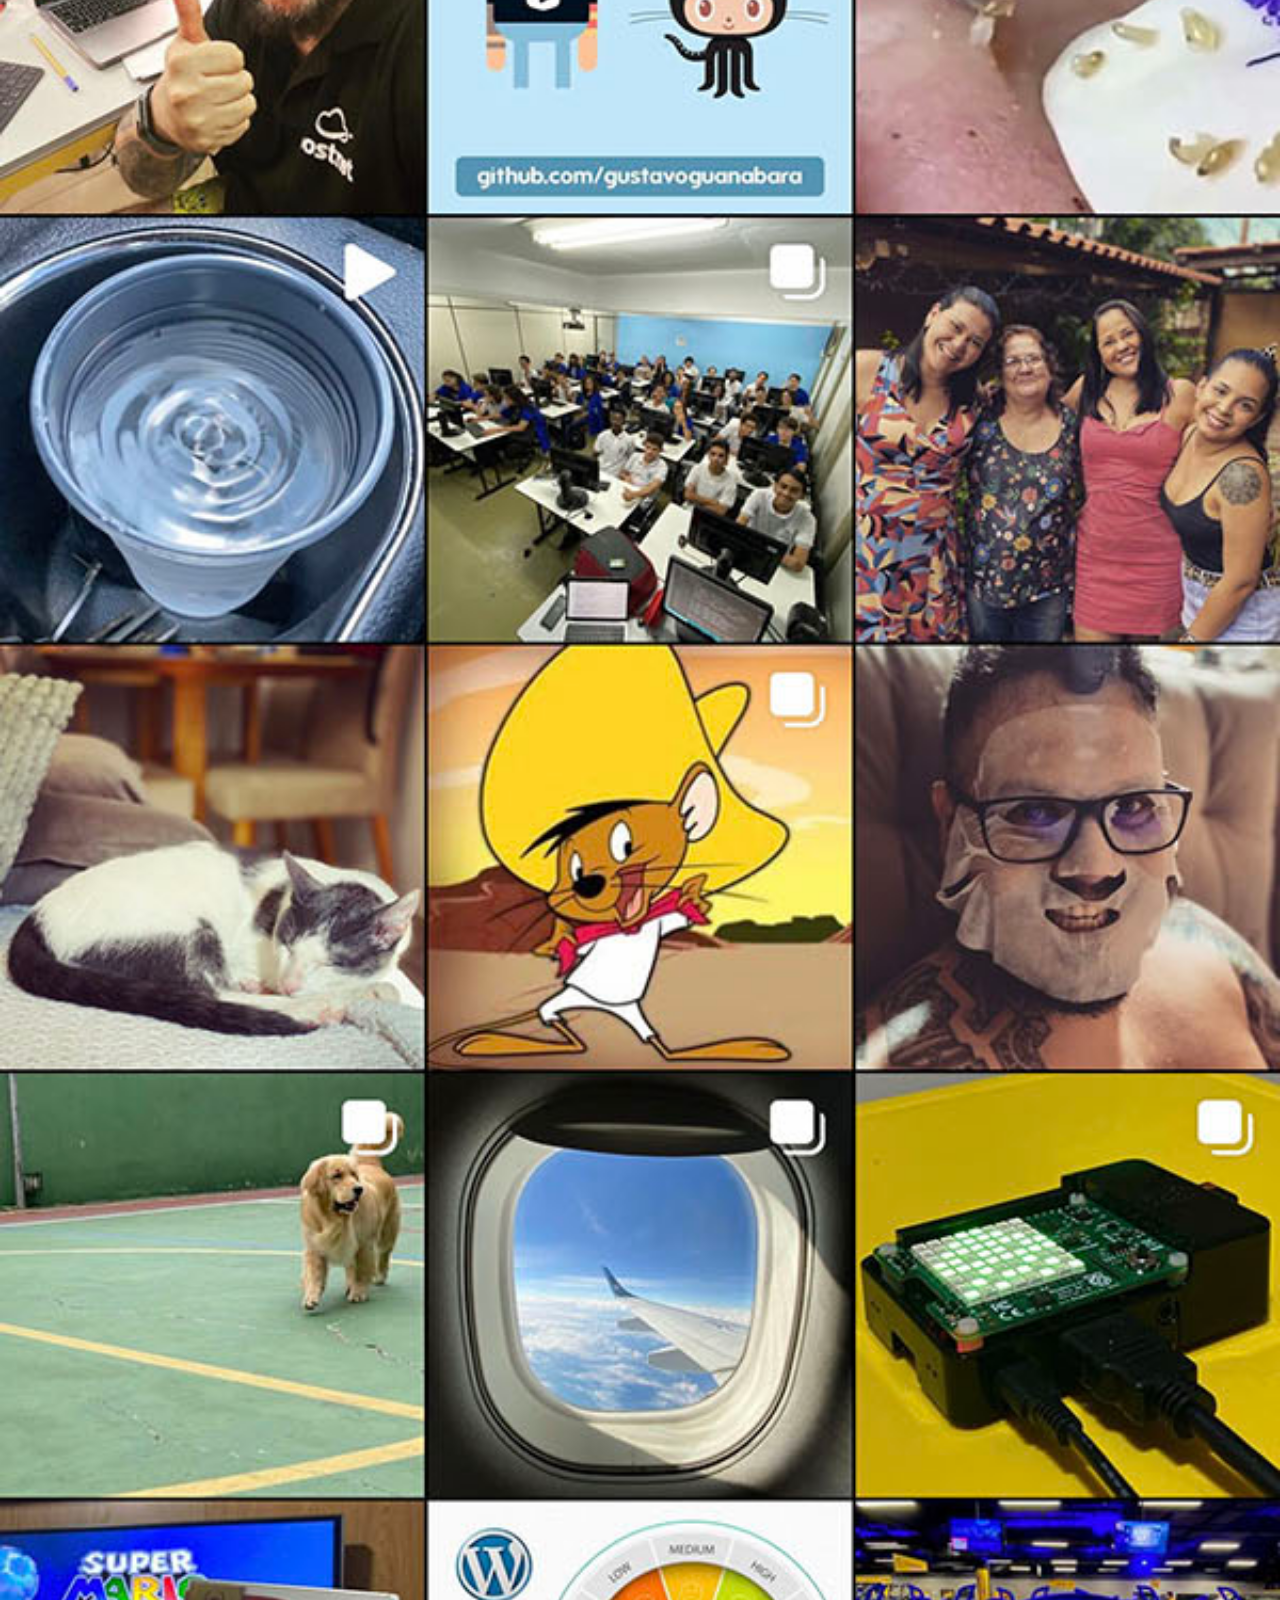
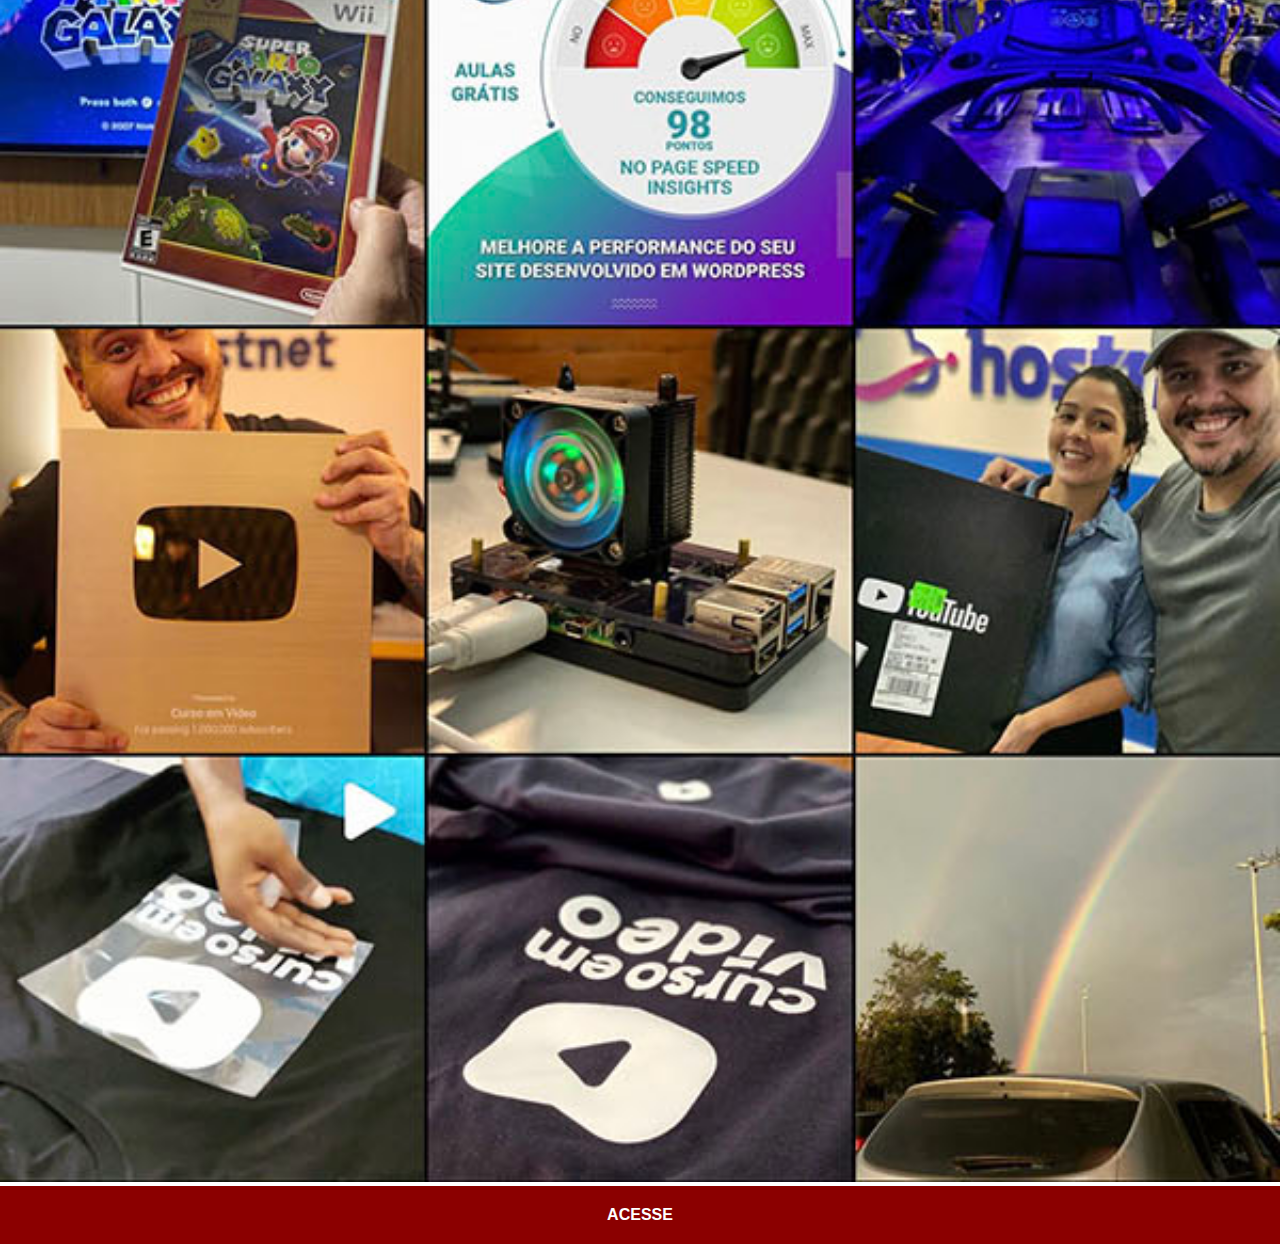
<file: instagram.html>
<!DOCTYPE html>
<html lang="pt-br">
<head>
    <meta charset="UTF-8">
    <meta name="viewport" content="width=device-width, initial-scale=1.0">
    <link rel="stylesheet" href="estilos/social.css">
    <title>Instagram</title>
</head>
<body>
    <img src="imagens/imagens/tela-instagram.jpg" alt="Instagram">
    <a href="https://www.instagram.com/gustavoguanabara" target="_blank">ACESSE</a>
</body>
</html>
</file>
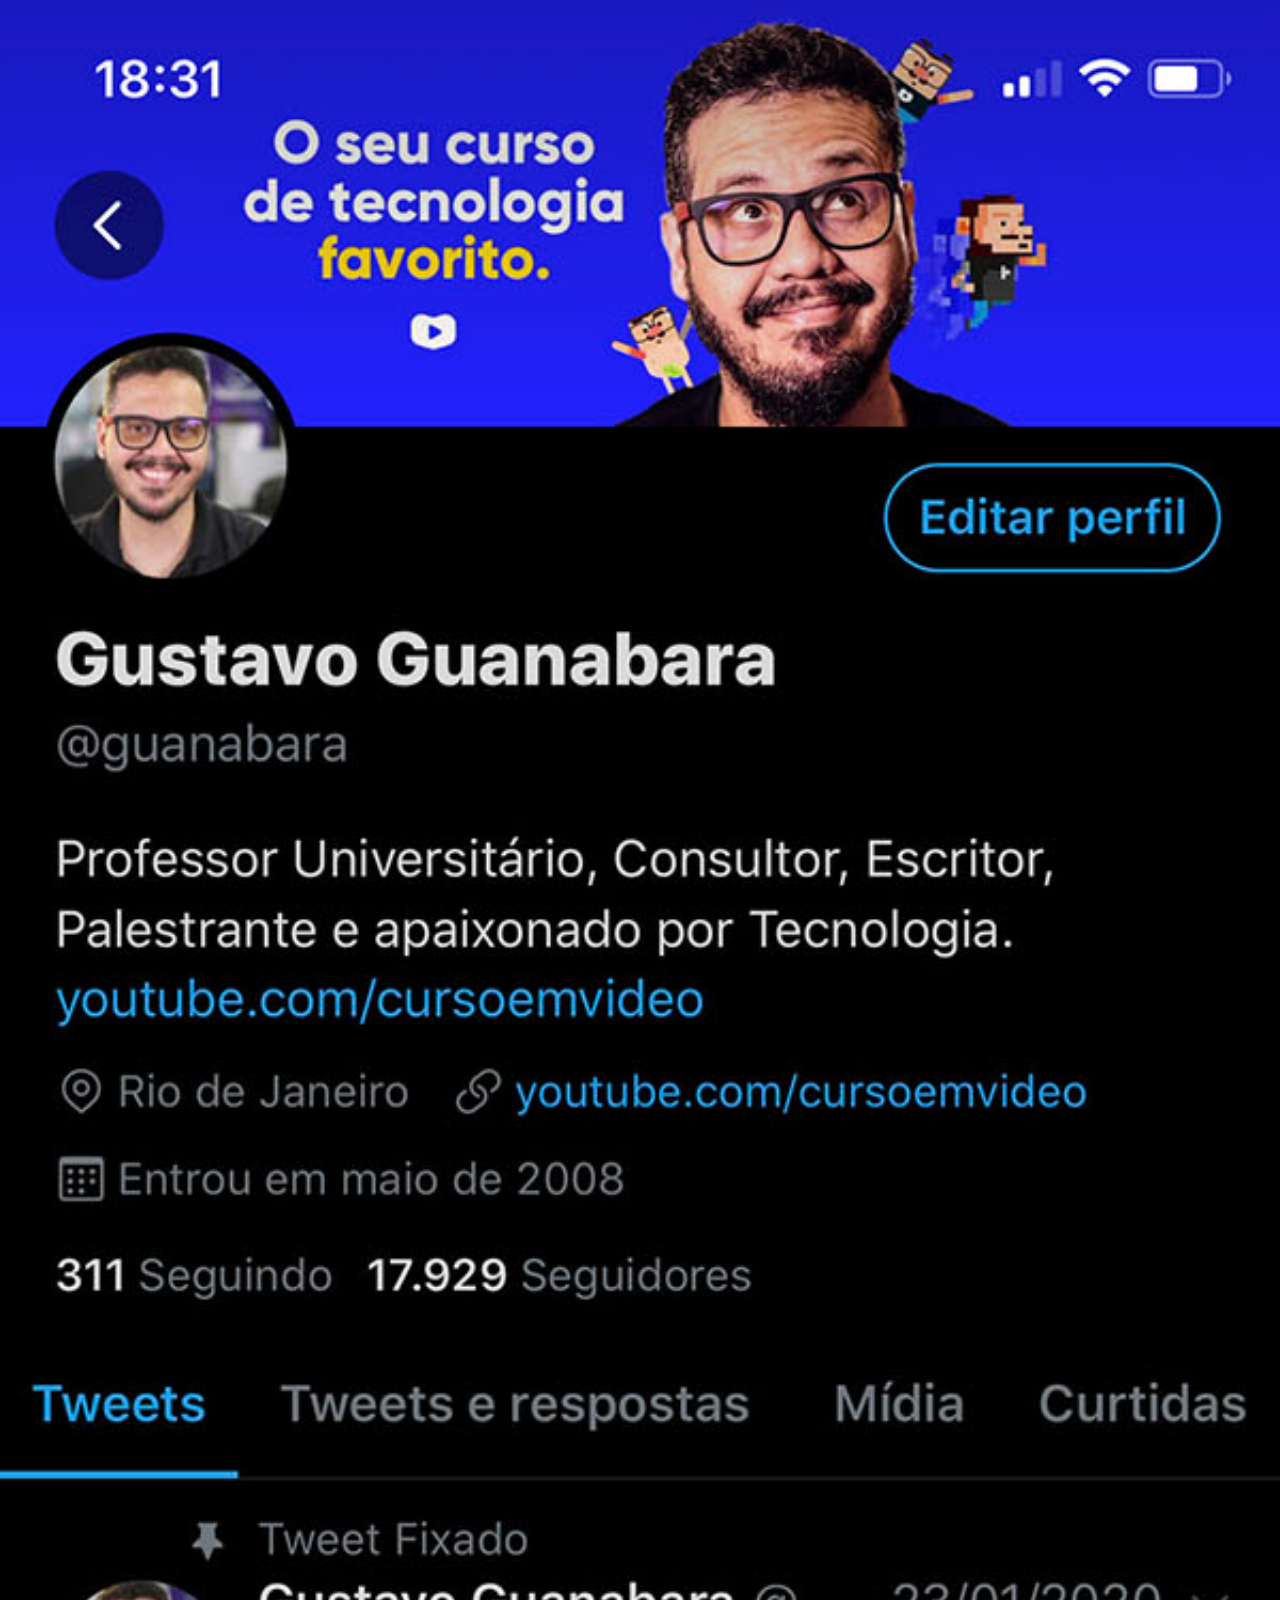
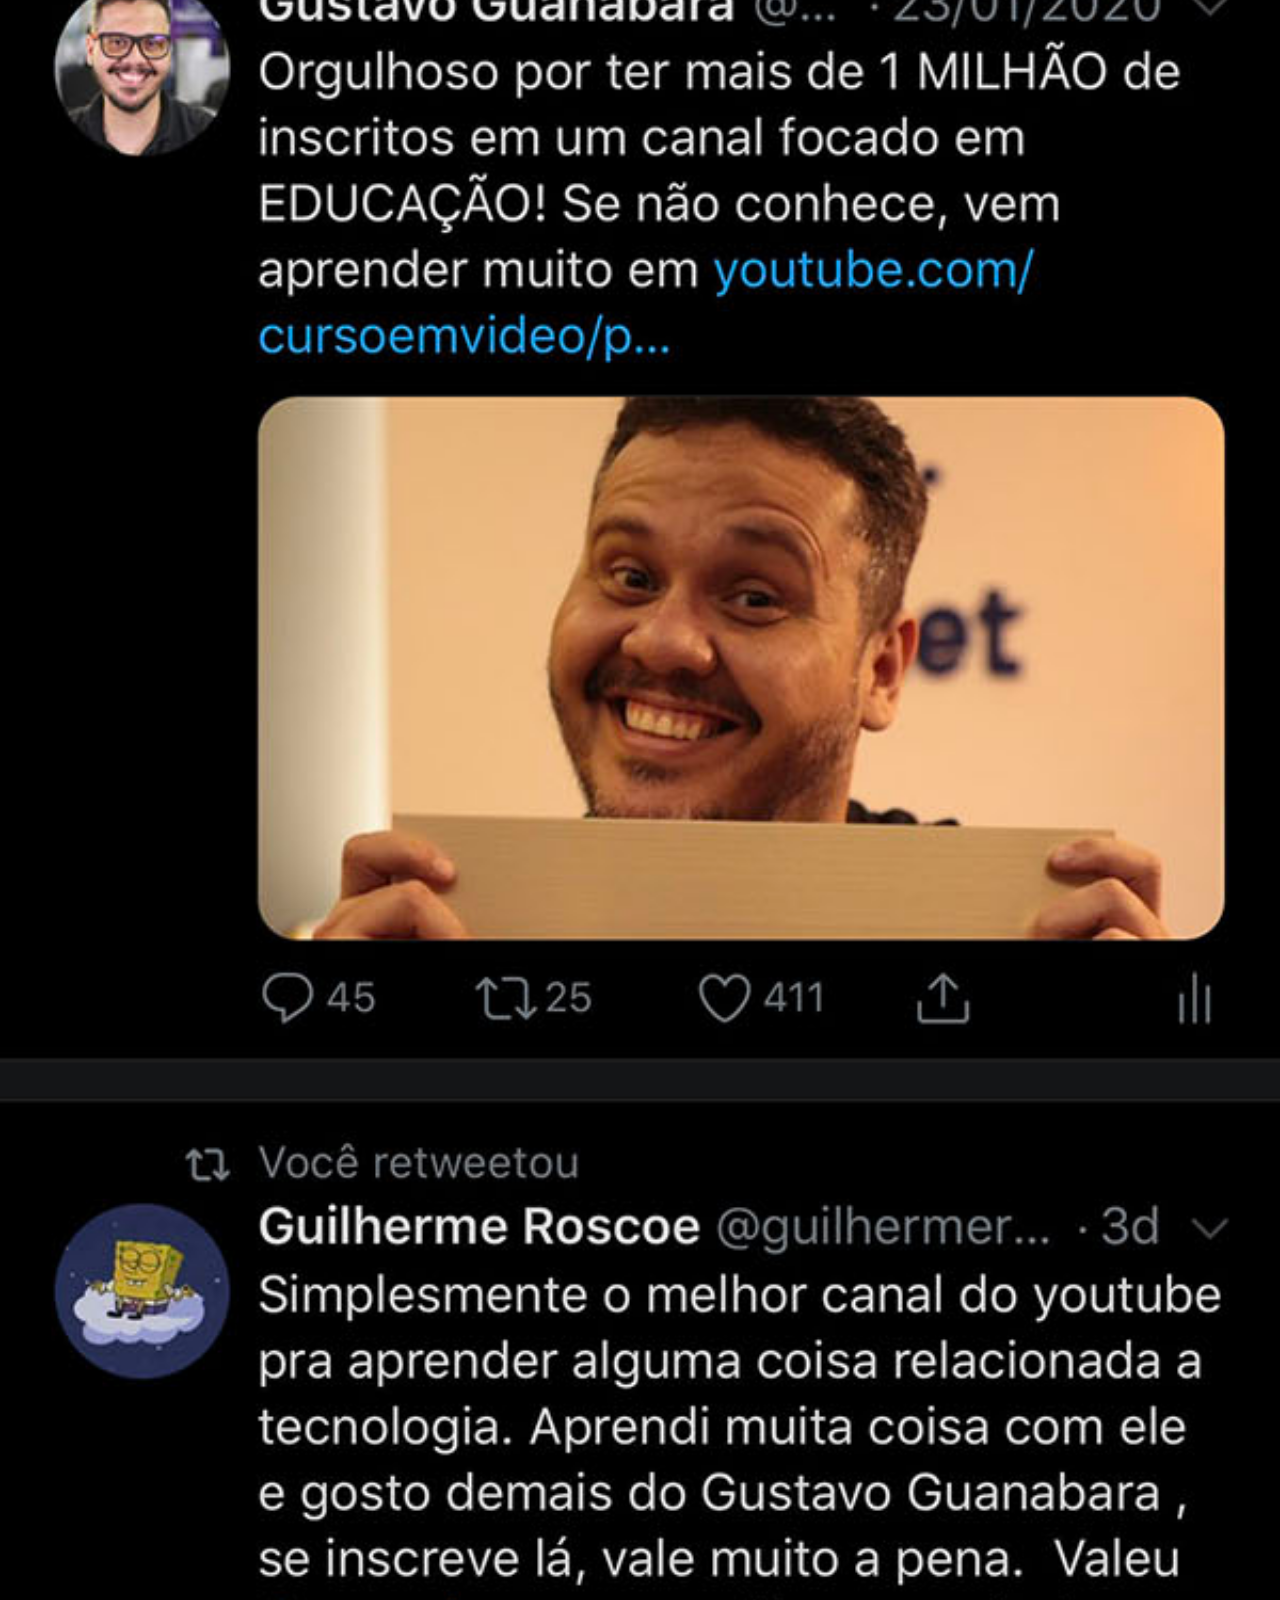
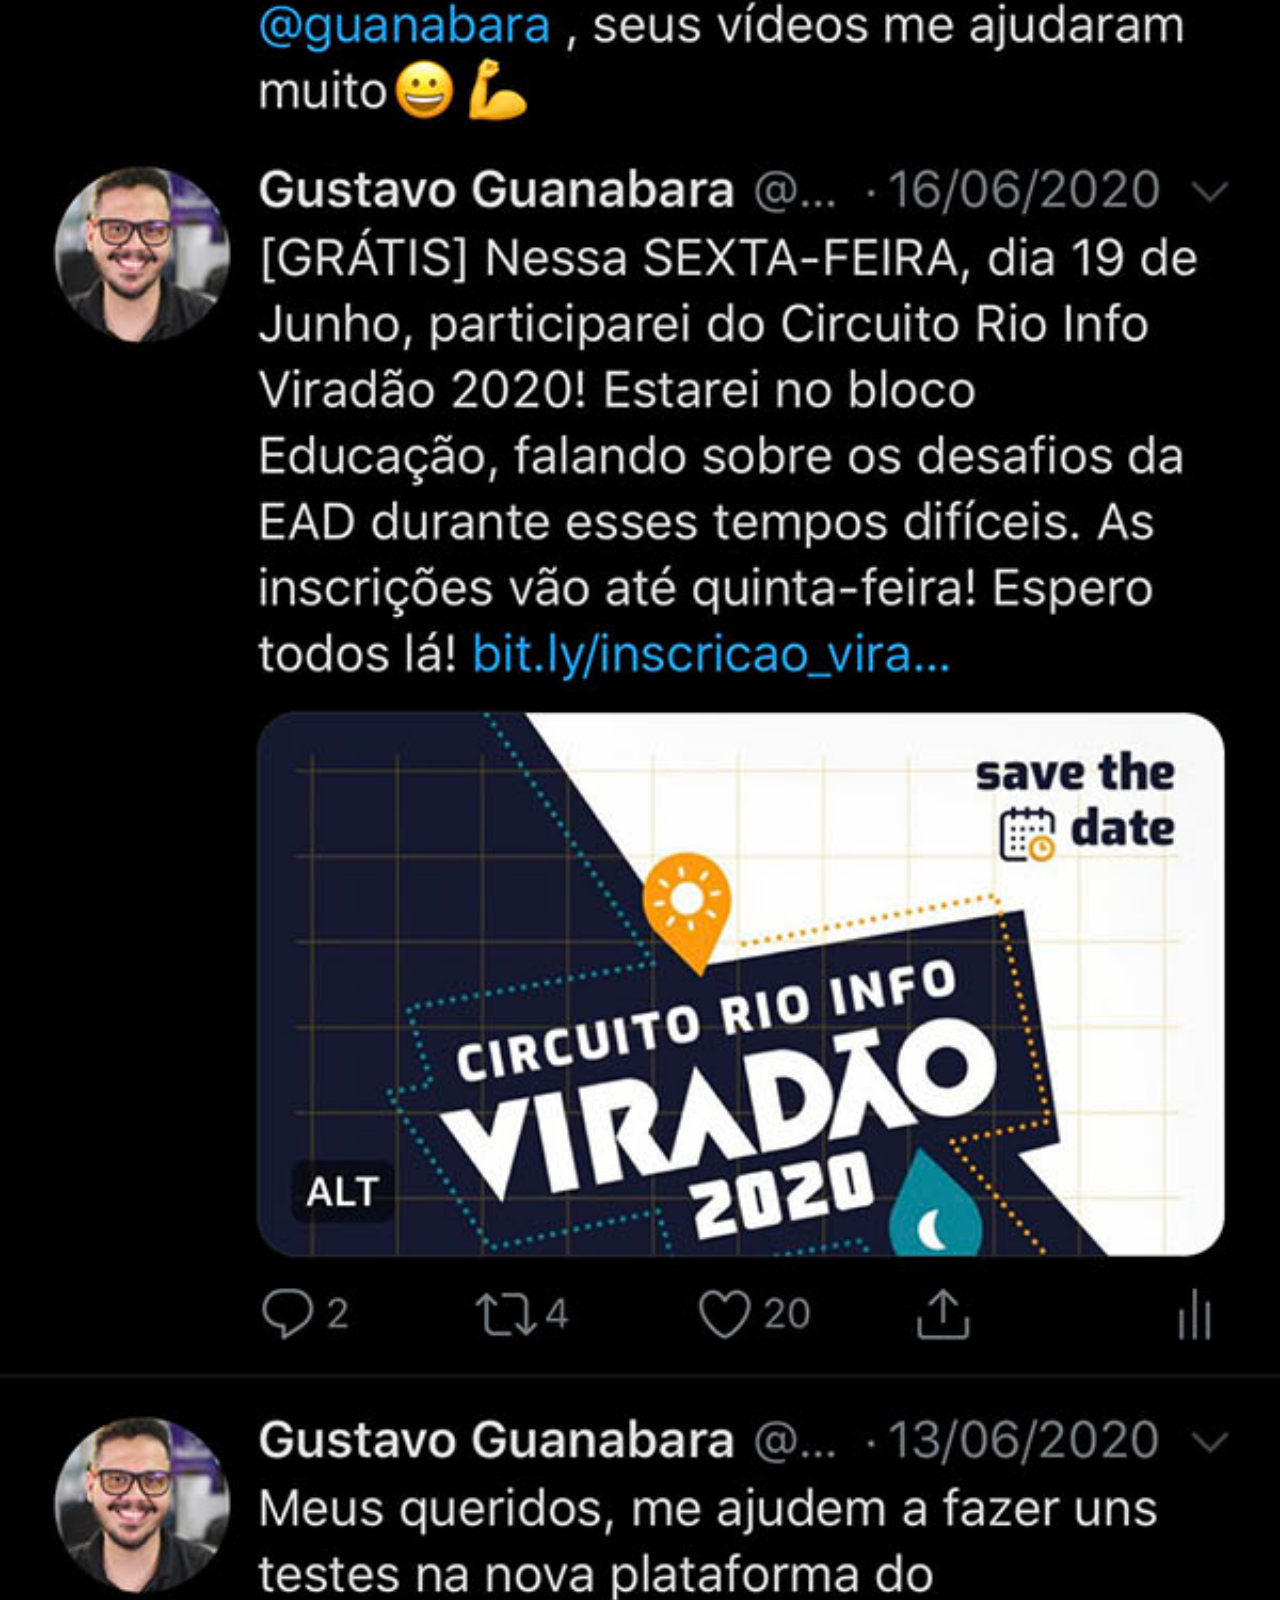
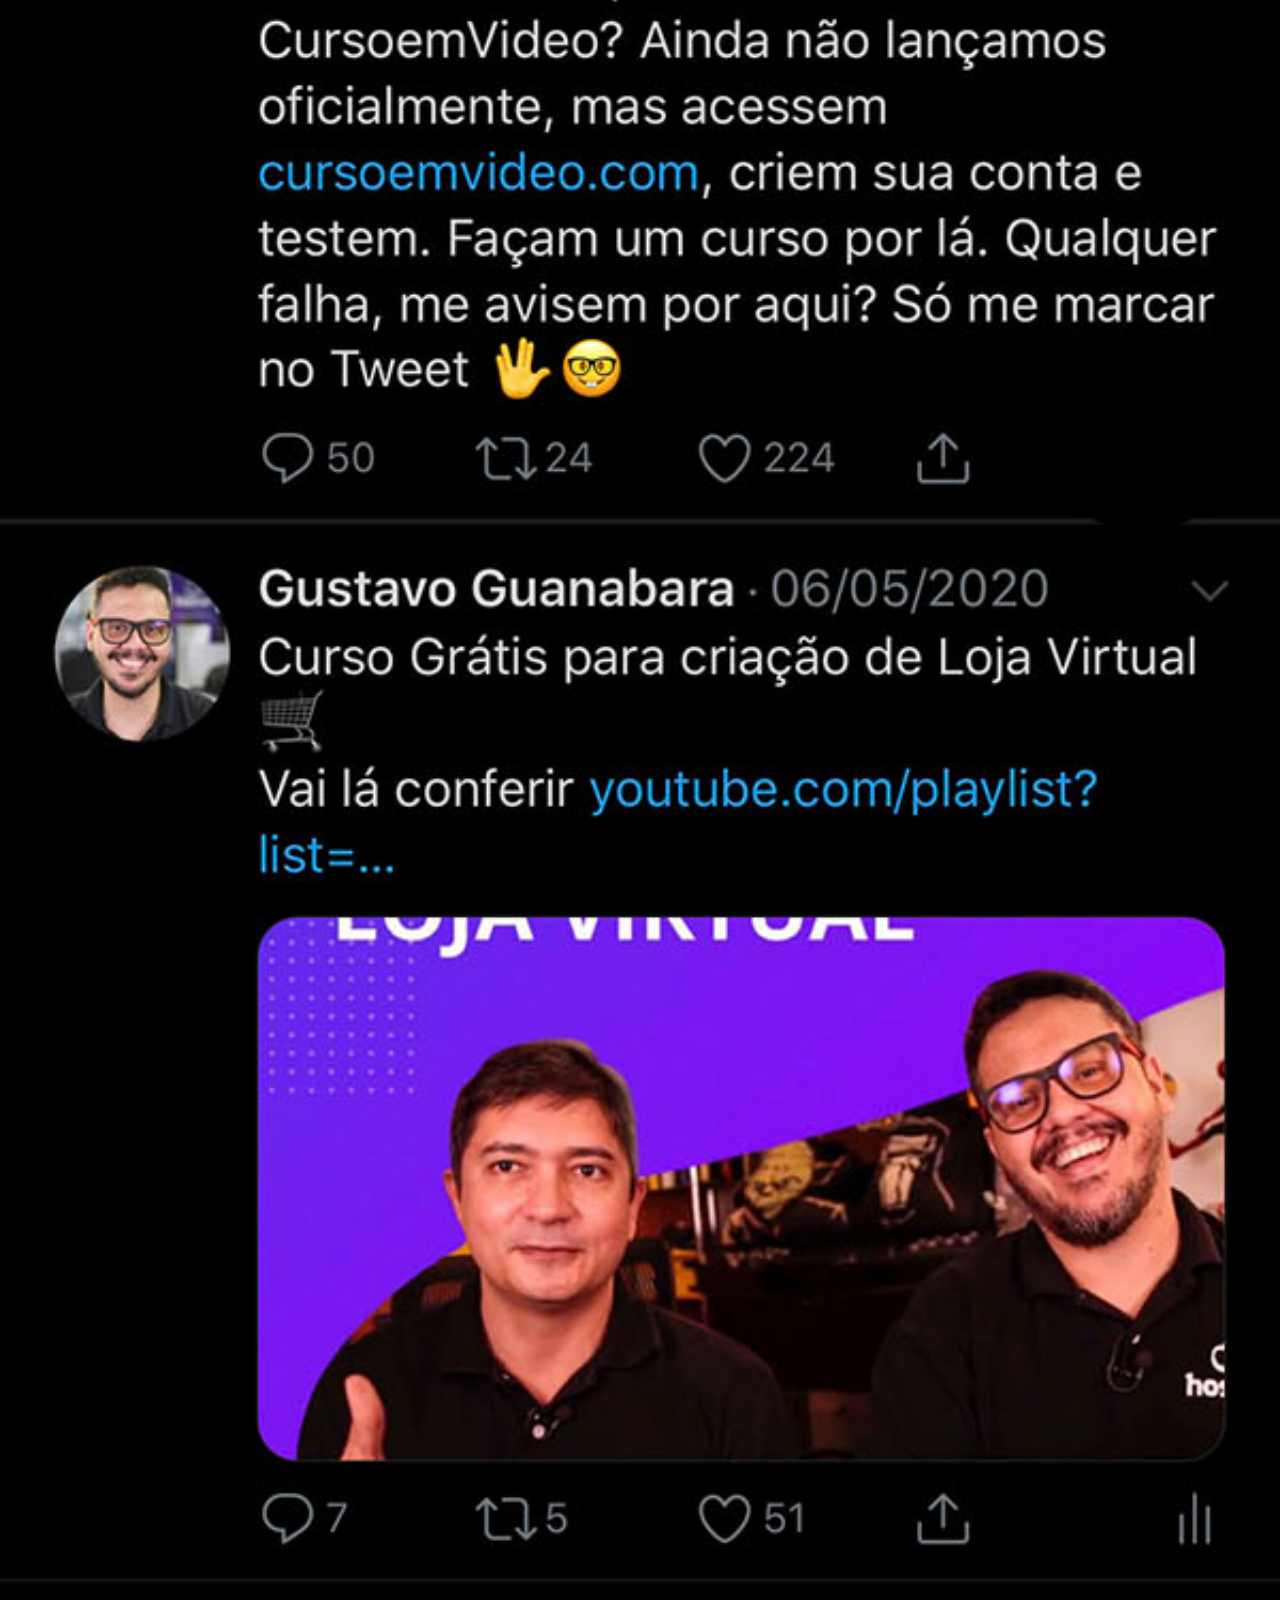
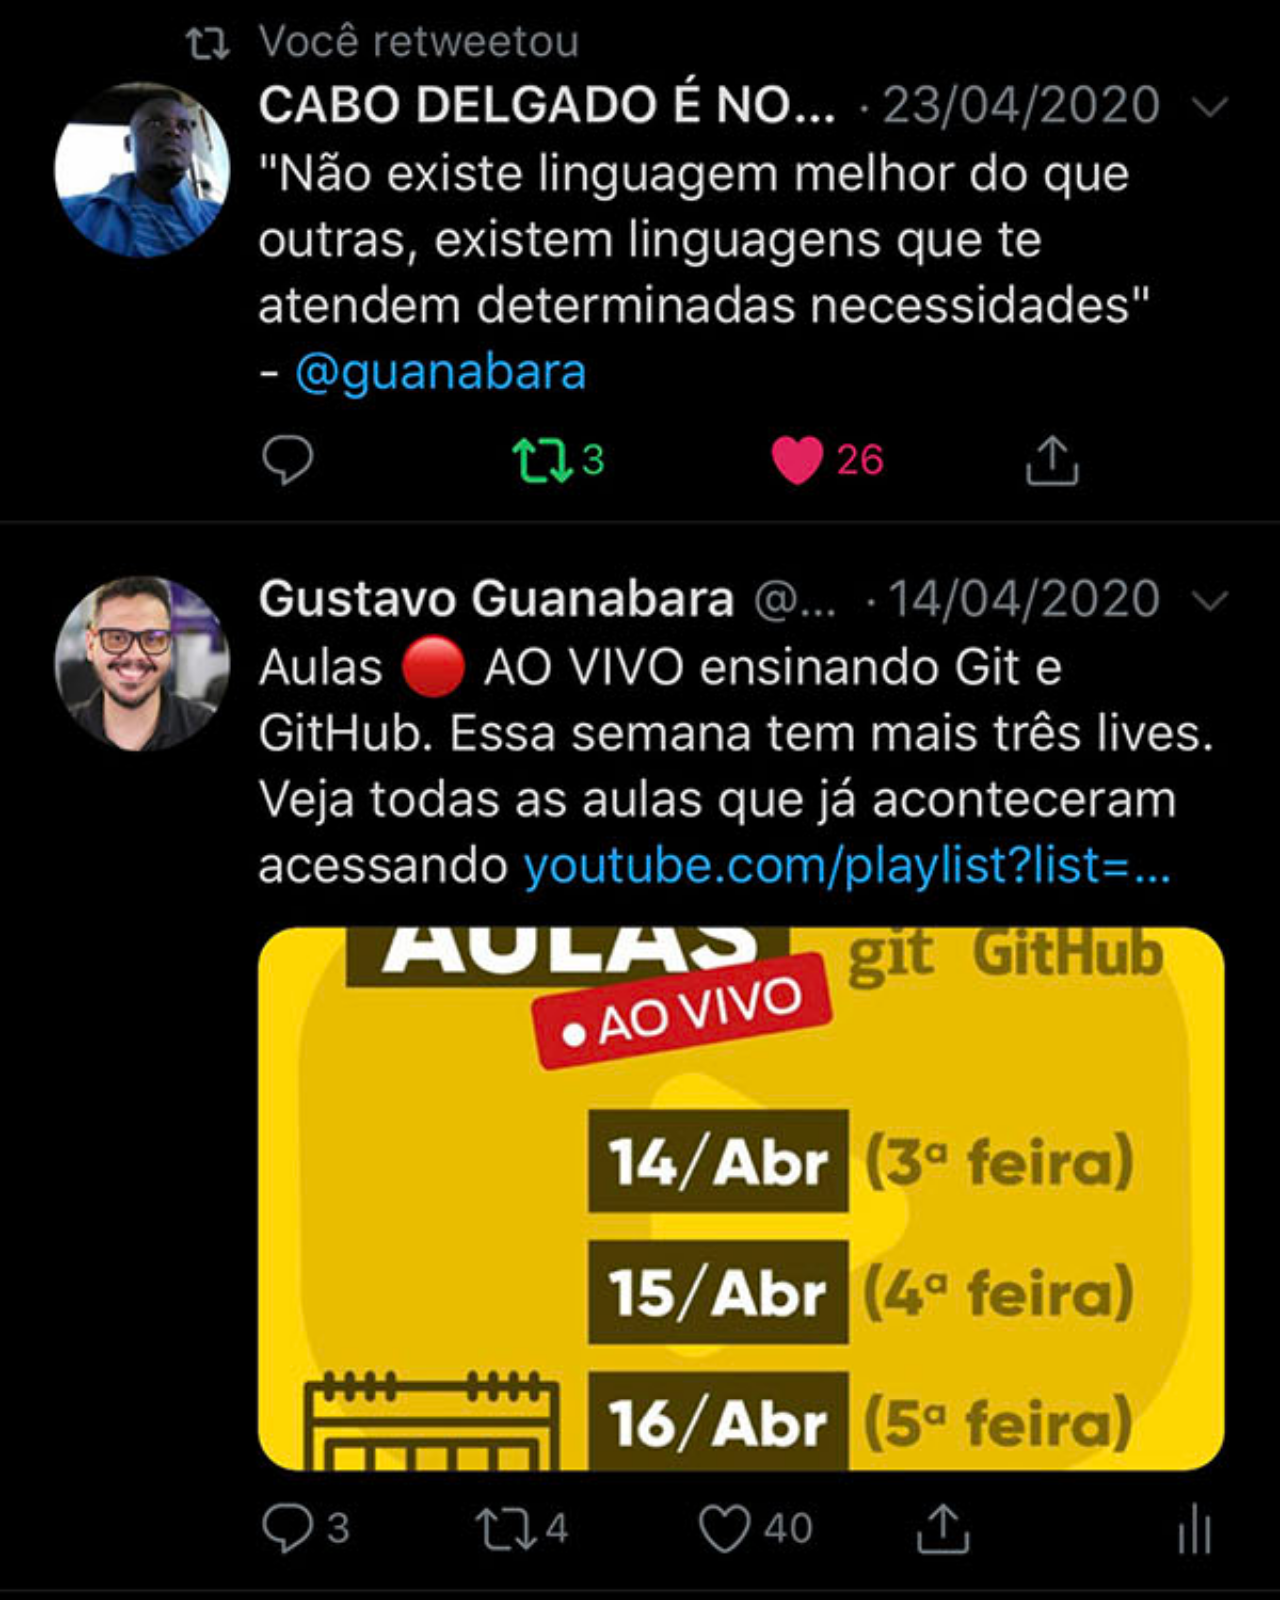
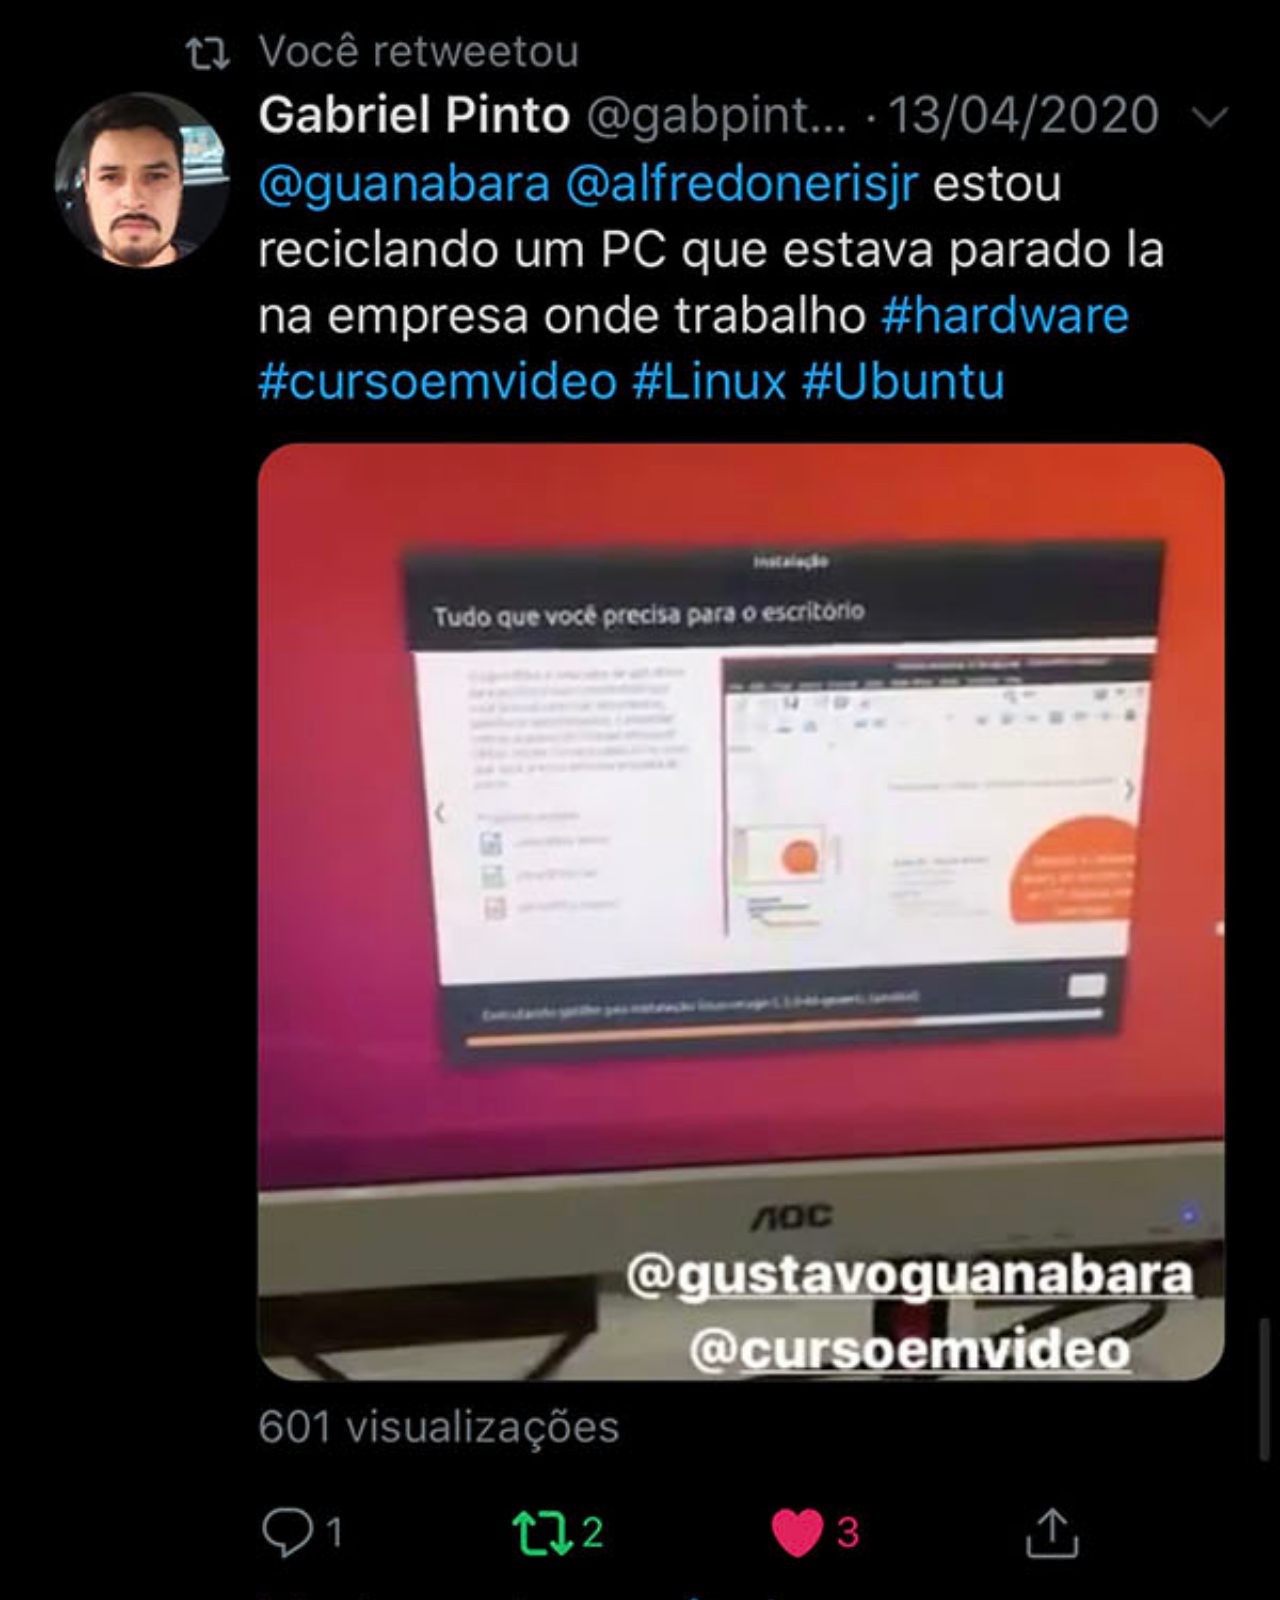
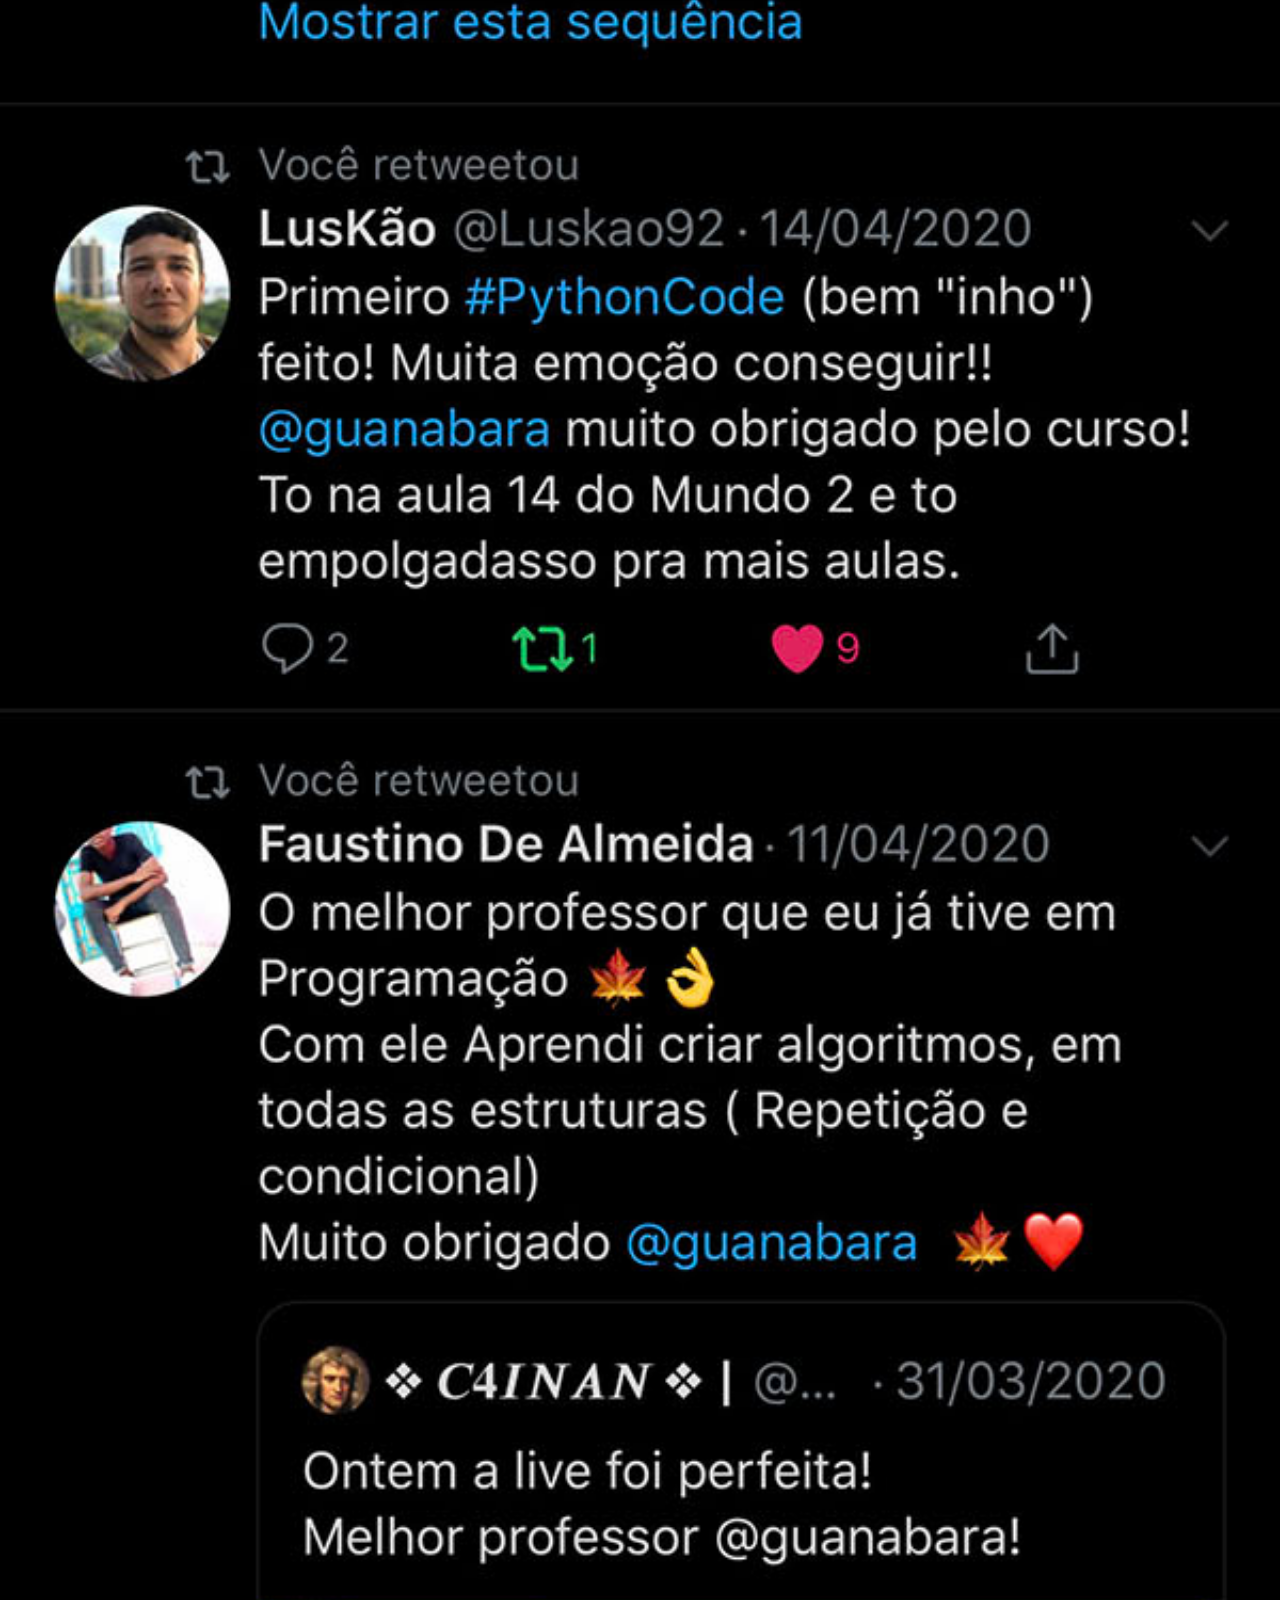
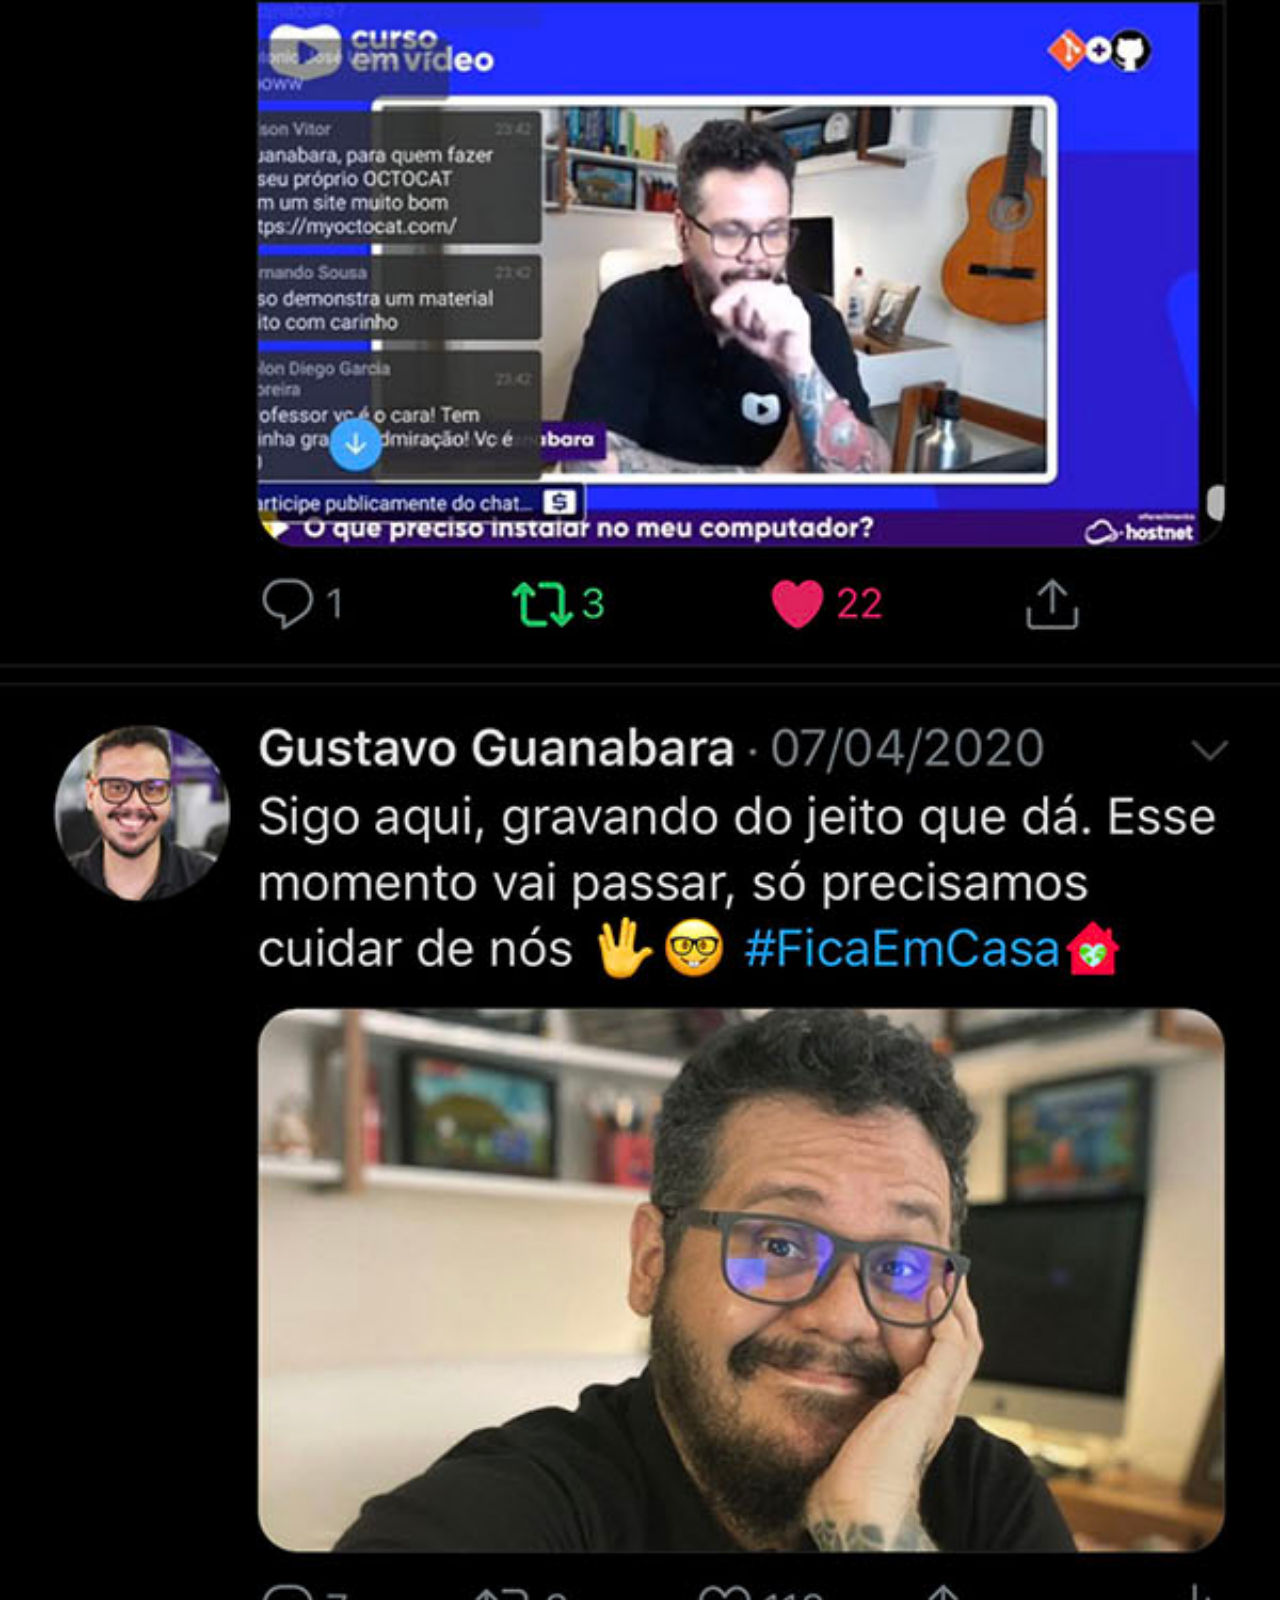
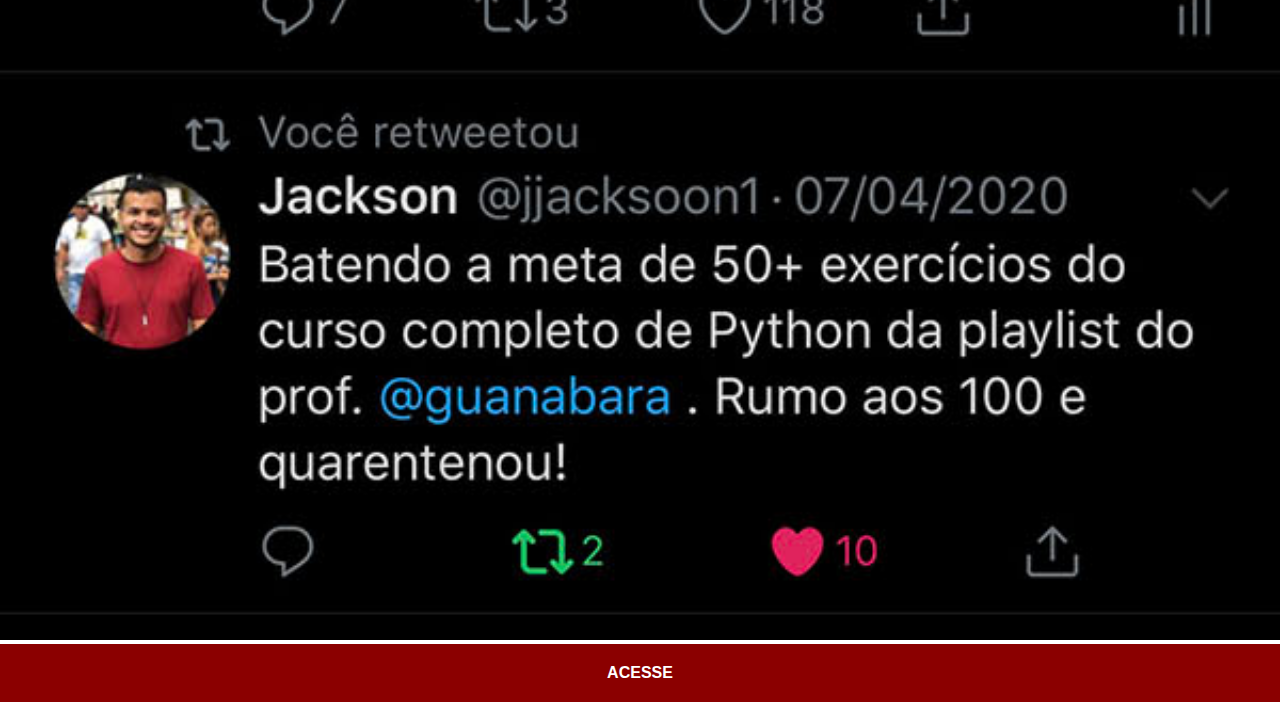
<file: twitter.html>
<!DOCTYPE html>
<html lang="pt-br">
<head>
    <meta charset="UTF-8">
    <meta name="viewport" content="width=device-width, initial-scale=1.0">
    <link rel="stylesheet" href="estilos/social.css">
    <title>Twitter</title>
</head>
<body>
    <img src="imagens/imagens/tela-twitter.jpg" alt="Twitter">
    <a href="https://x.com/guanabara" target="_blank">ACESSE</a>
</body>
</html>
</file>
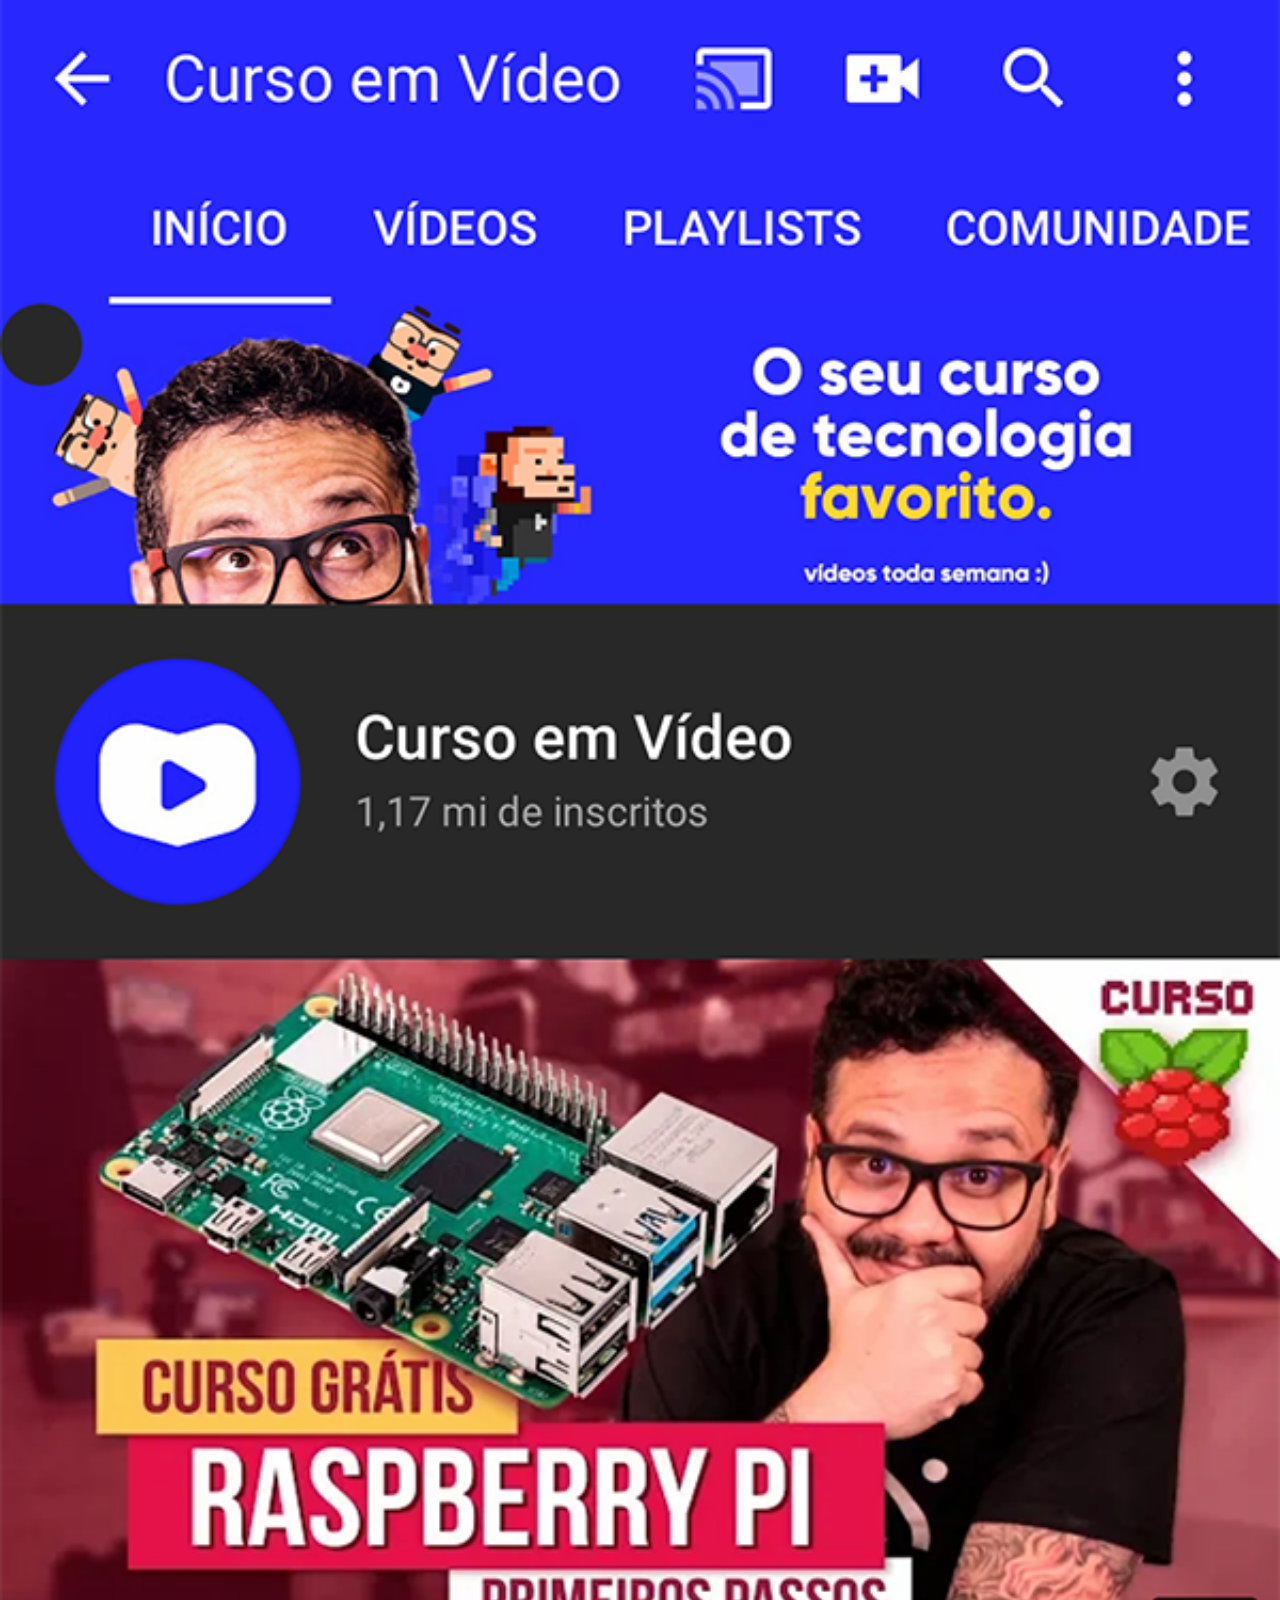
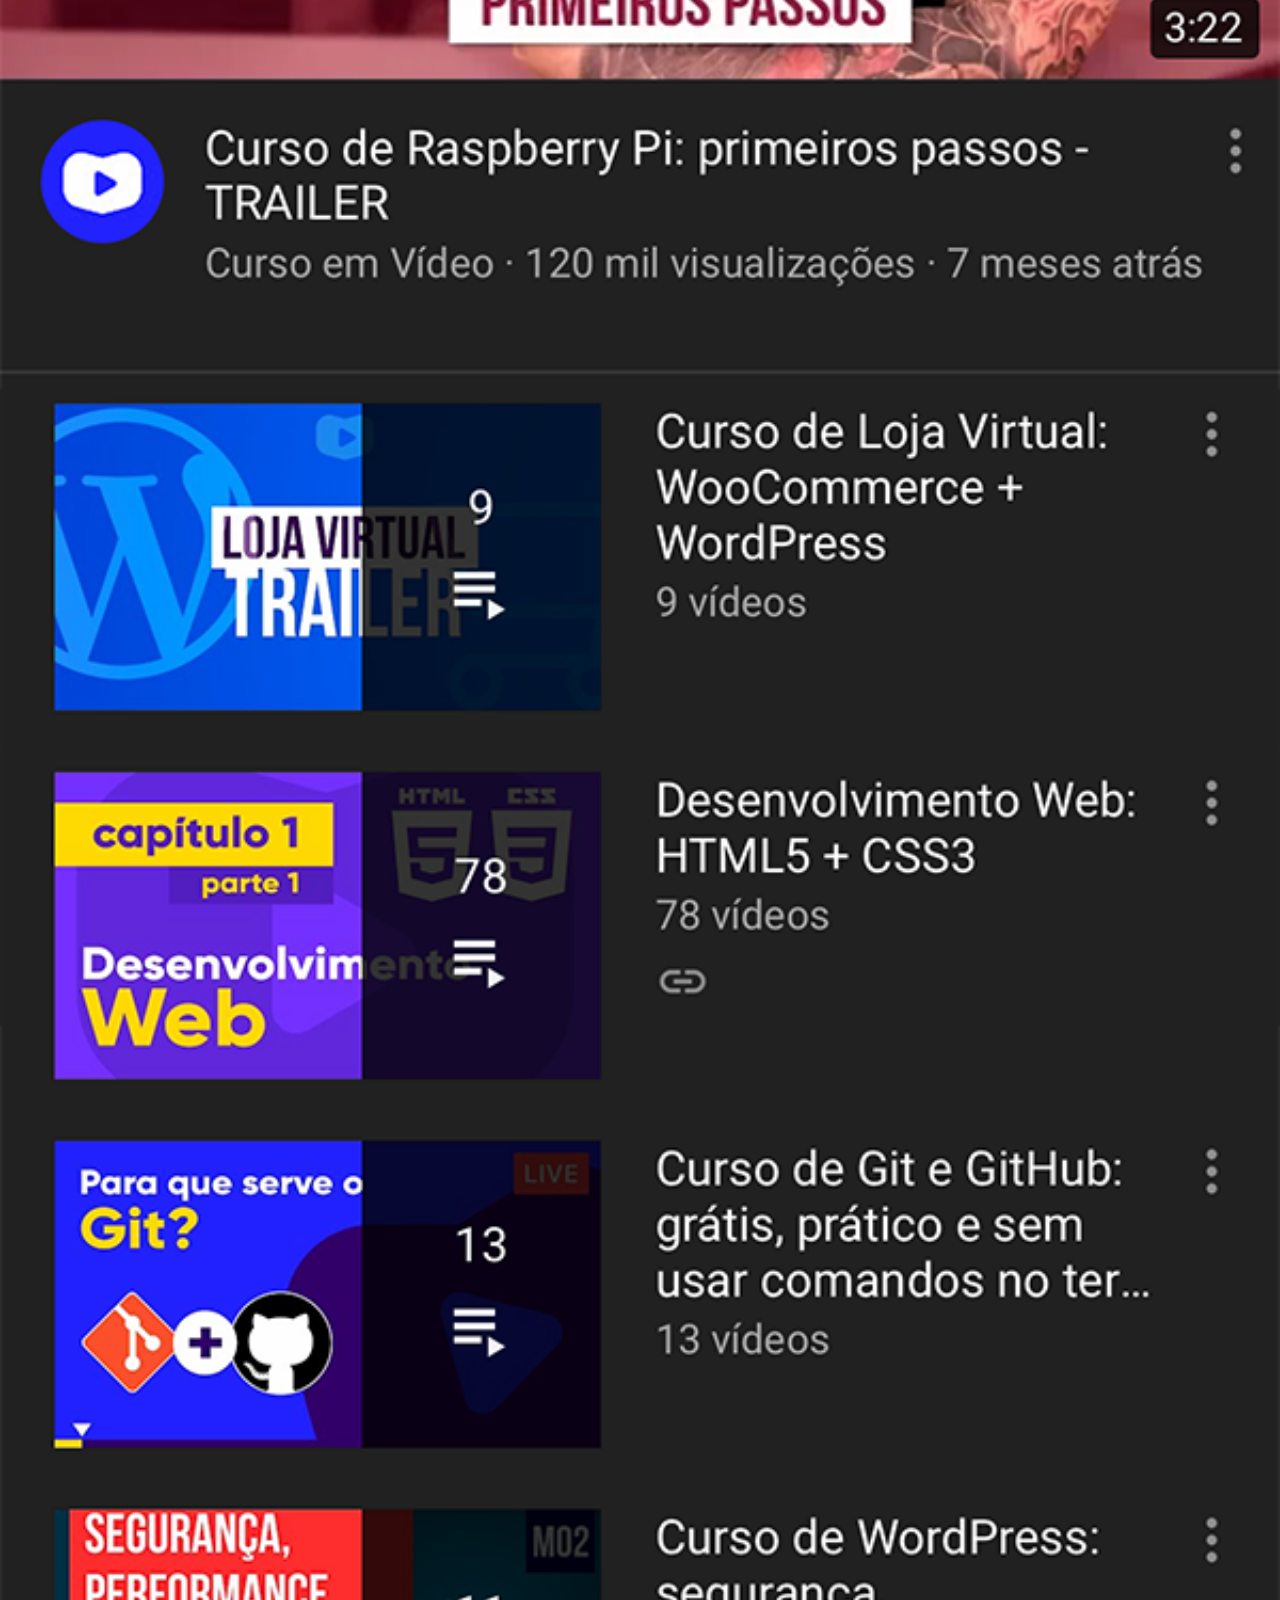
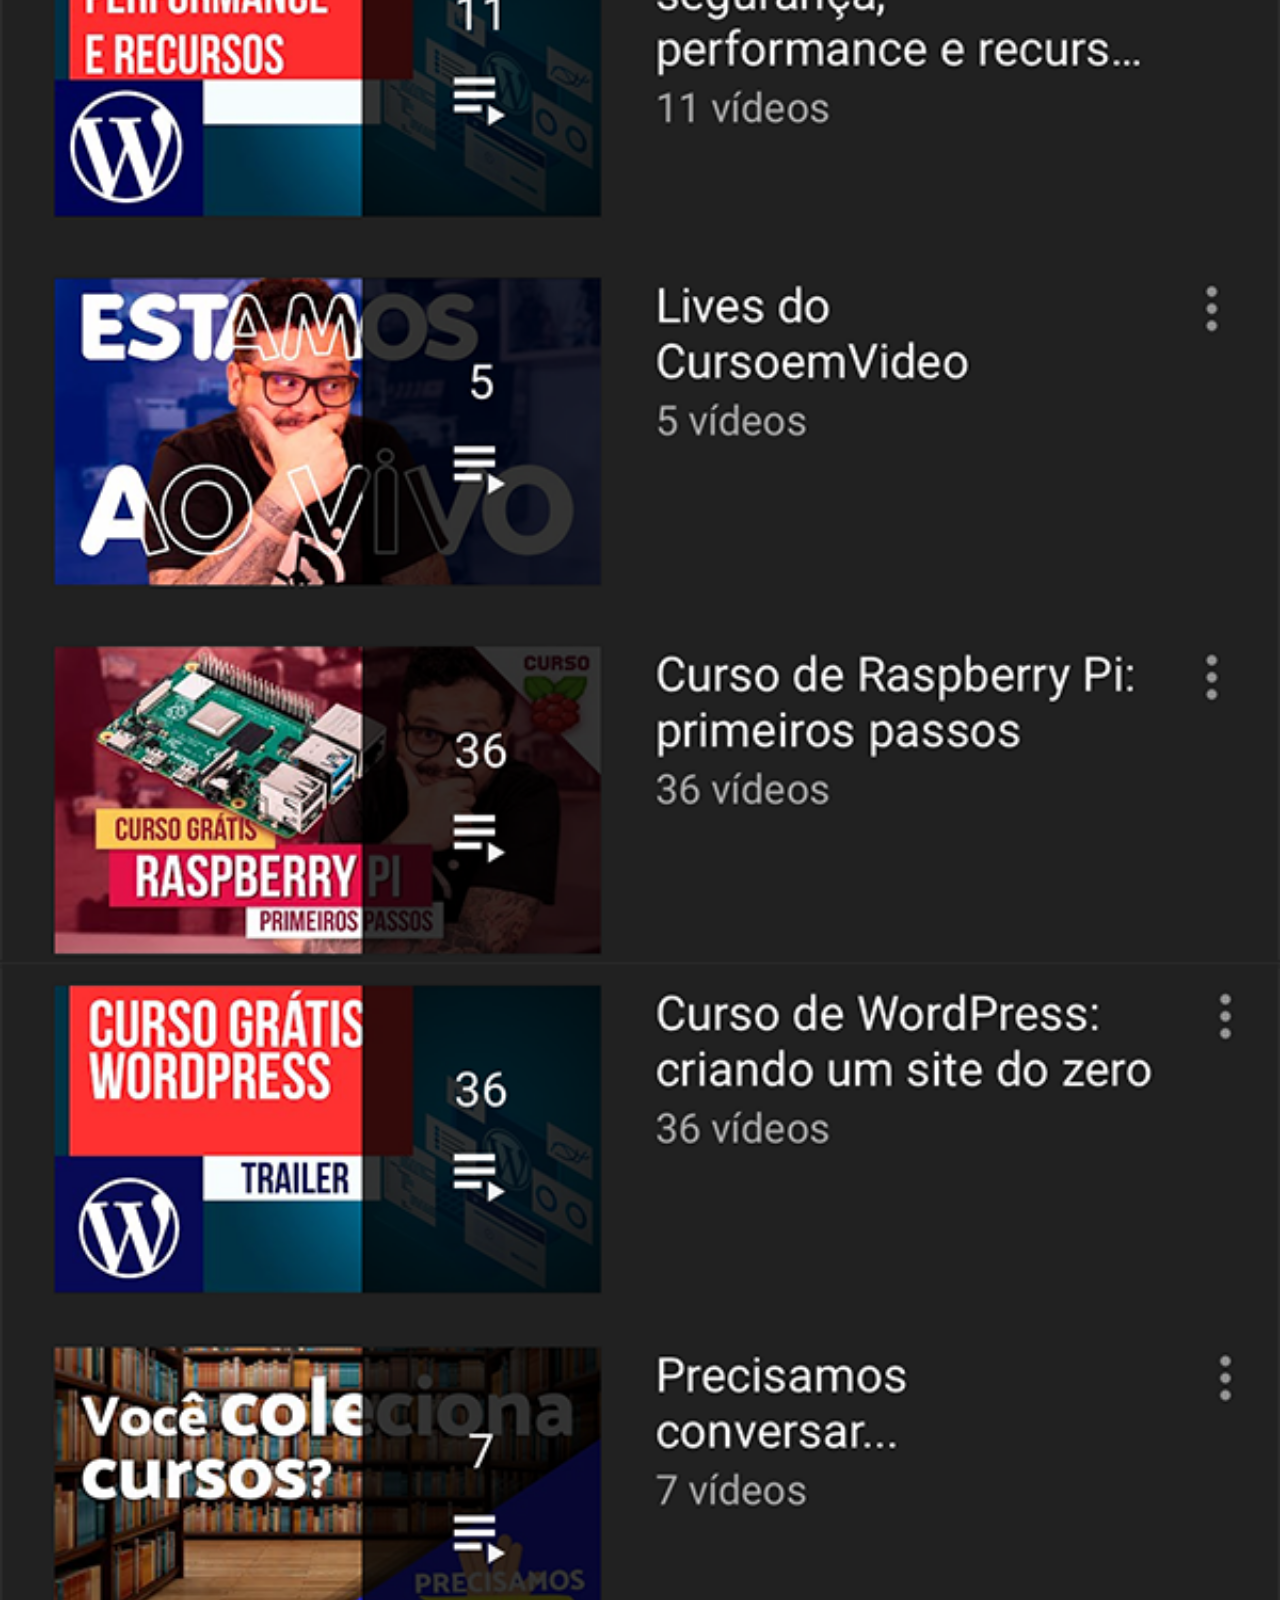
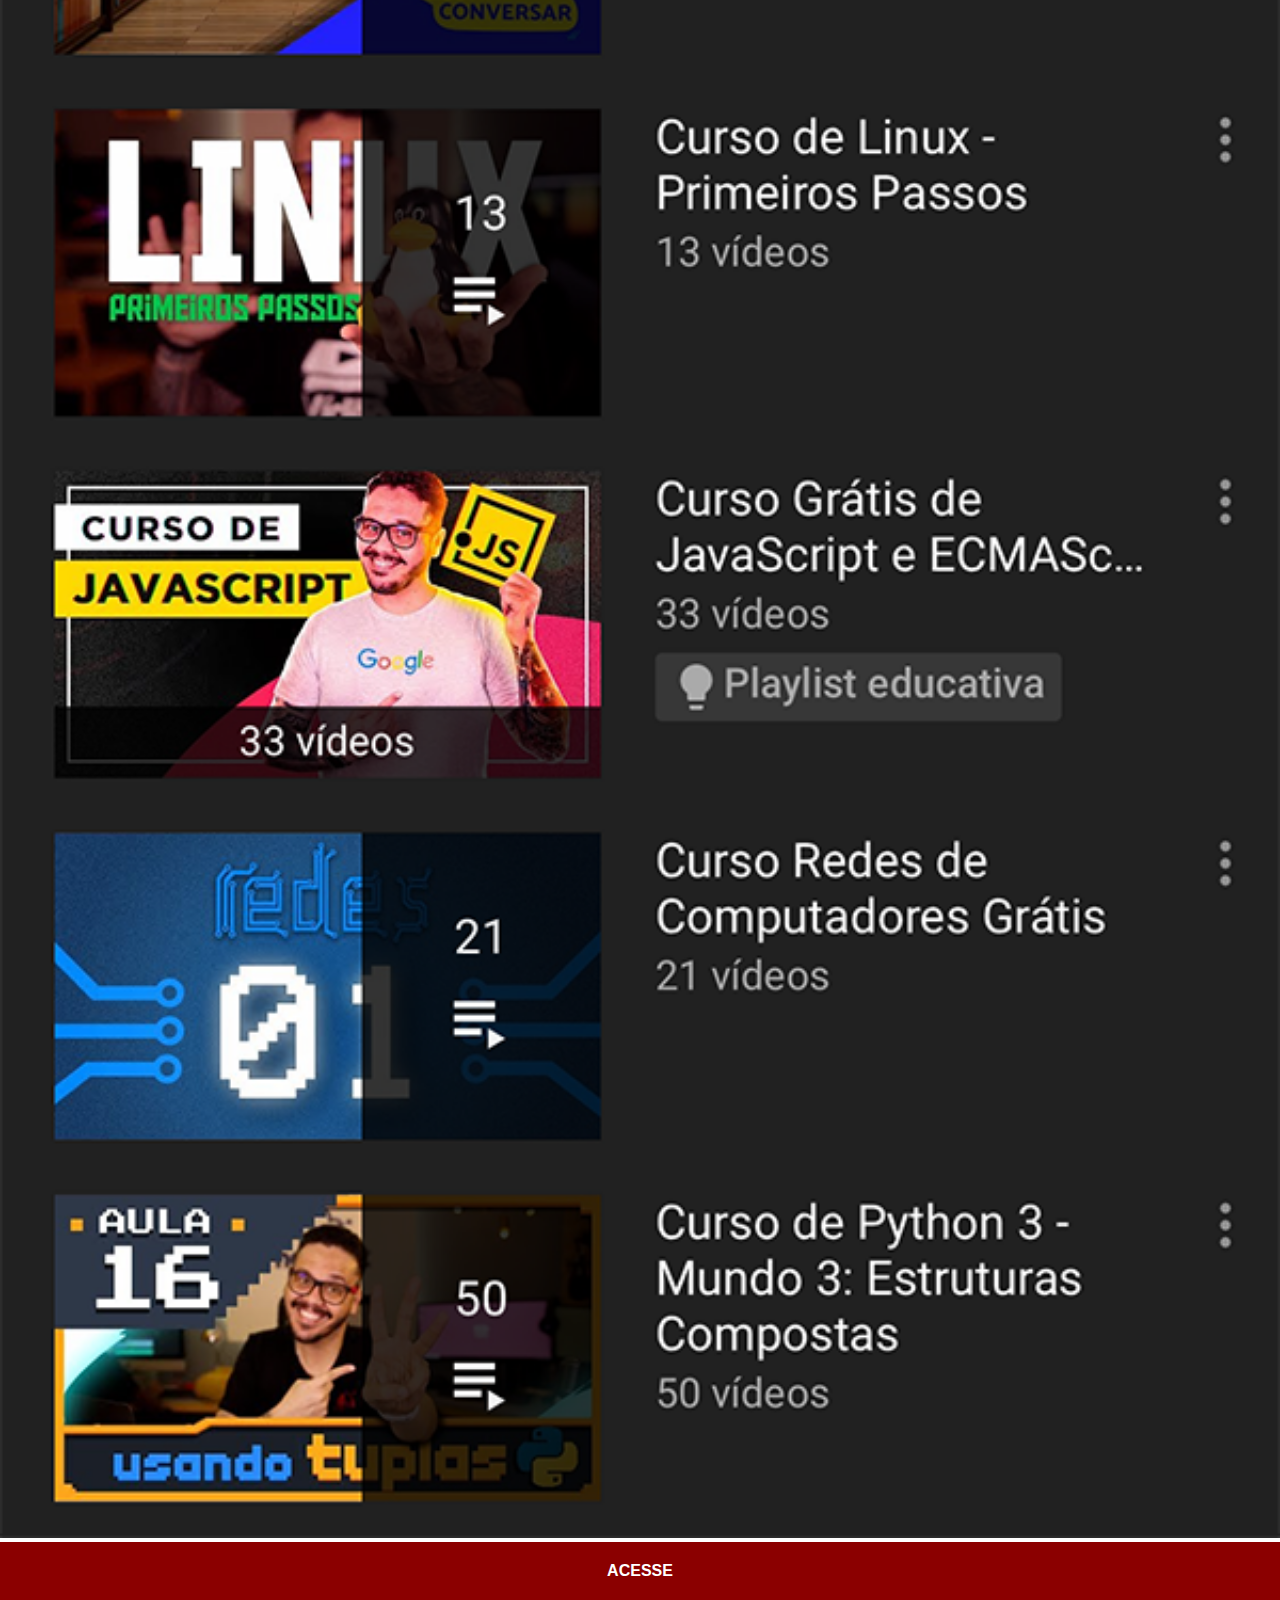
<file: youtube.html>
<!DOCTYPE html>
<html lang="pt-br">
<head>
    <meta charset="UTF-8">
    <meta name="viewport" content="width=device-width, initial-scale=1.0">
    <link rel="stylesheet" href="estilos/social.css">
    <title>youtube</title>
</head>
<body>
    <img src="imagens/imagens/tela-youtube.png" alt="Youtube">
    <a href="https://www.youtube.com/c/CursoemV%C3%ADdeo/videos" target="_blank">ACESSE</a>
</body>
</html>
</file>
<file: estilos/style.css>
@charset "UTF-8";

* {
    margin: 0px;
    padding: 0px;
    font-family: Arial, Helvetica, sans-serif;
}

html, body {
    height: 100vh;
    width: 100vw;
    background-color: black;
}

body {
    background: url('../imagens/imagens/fundo-madeira.jpg') no-repeat top center;
    background-size: cover;
    background-attachment: fixed;
}

main {
    height: 100vh;
    position: relative;
}

section#telefone {
    position: absolute;
    top: 50%;
    left: 50%;
    transform: translate(-50%, -50%);

    height: 627px;
    width: 311px;
    background: url('../imagens/imagens/frame-iphone.png') no-repeat;
}

iframe#tela {
    position: relative;
    top: 80px;
    left: 22px;
    width: 270px;
    height: 471px;
}

section#redes-sociais {
    text-align: right;
}

section#redes-sociais img {
    width: 50px;
    margin: 10px;
    border-radius: 50%; /*pra deixar o botão redondo*/
    box-shadow: 2px 2px 5px rgba(0,0,0,0,400);
}

section#redes-sociais img:hover {
    border: 2px solid gray;
    transform: translate(-3px, -3px); /*pra mecher o botão pra cima e lado quando passa o mouse*/
    box-shadow: 5px 5px 10px rgba(0,0,0,0,650);
    transition: transform .2s;
}
</file>
<file: estilos/social.css>
@charset "UTF-8";

* {
    margin: 0px;
    padding: 0px;
    font-family: Arial, Helvetica, sans-serif;
}

::-webkit-scrollbar {
    width: 0px;
    height: 0px;
}

img {
    width: 100vw;
}

a {
    display: block;
    background-color: darkred;
    color: white;
    padding: 20px;
    text-align: center;
    font-weight: bolder;
    text-decoration: none;
}

a:hover {
    background-color: red;
}
</file>
